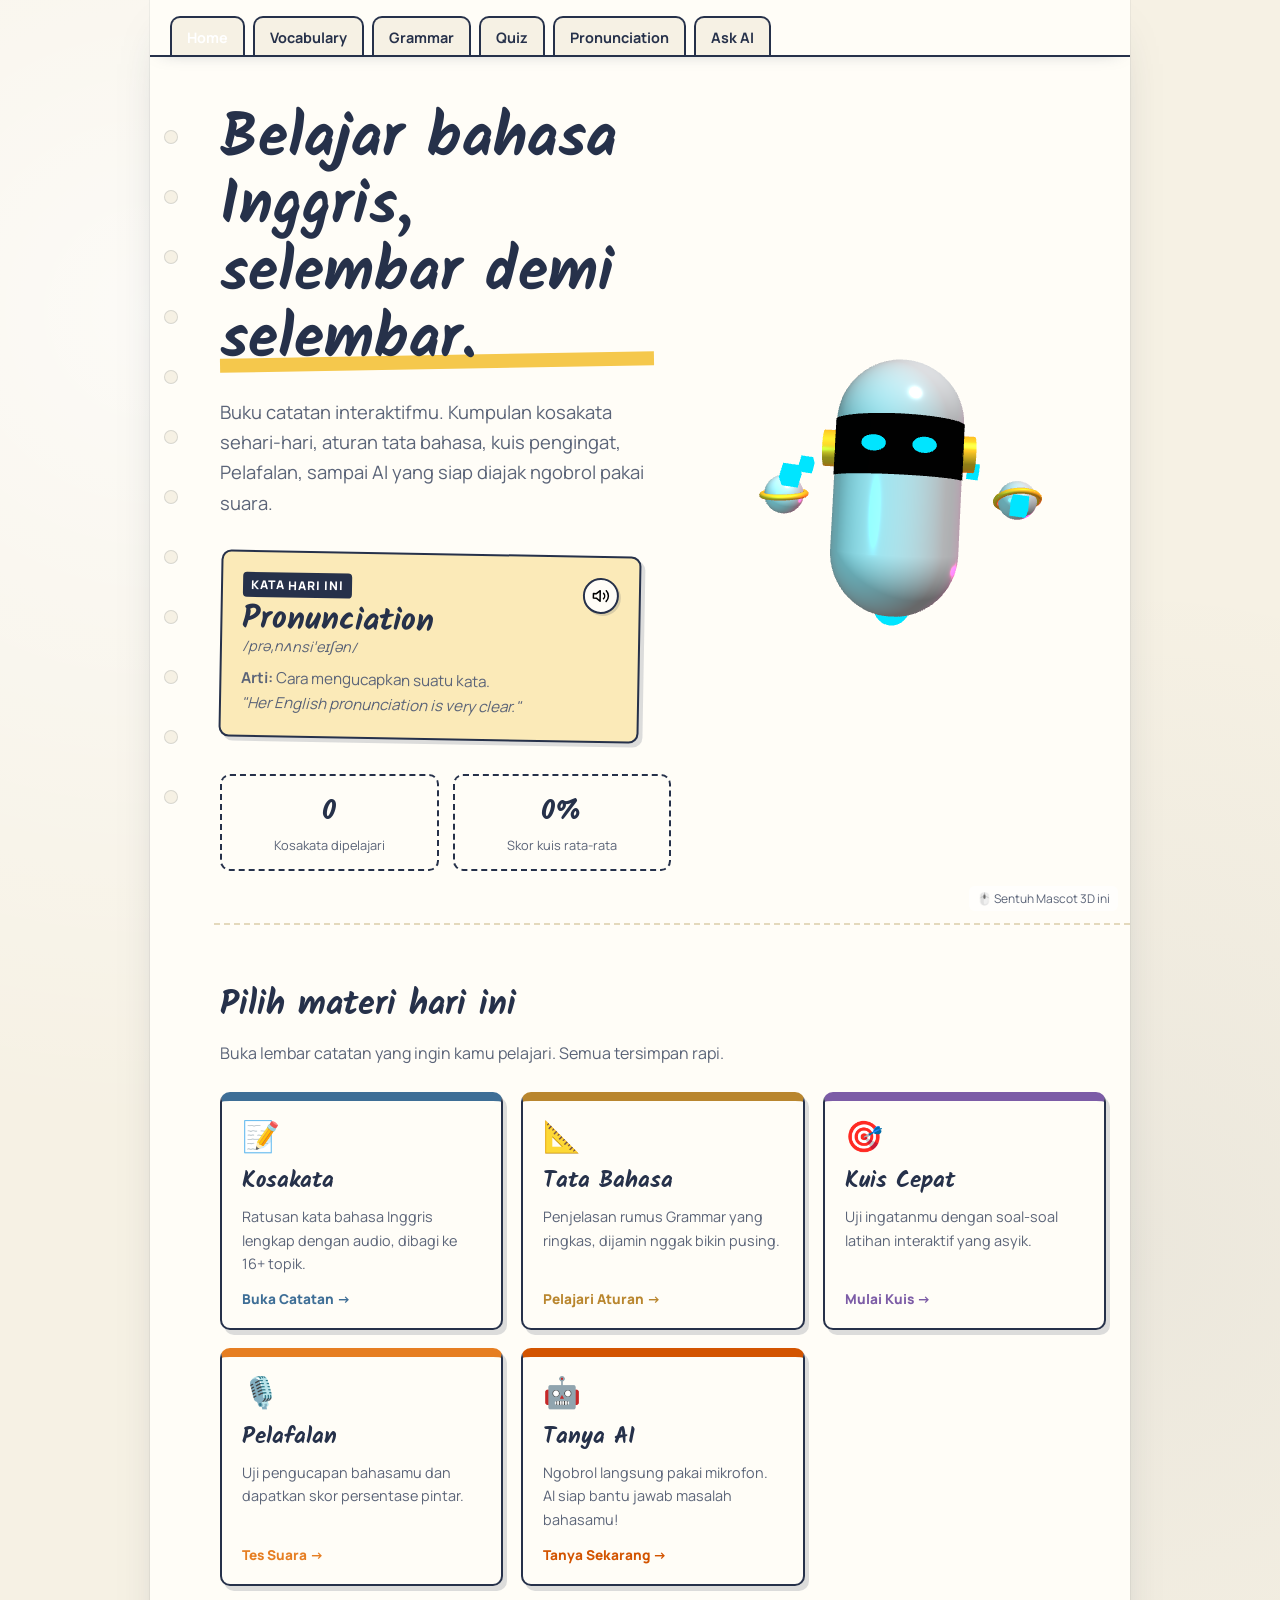
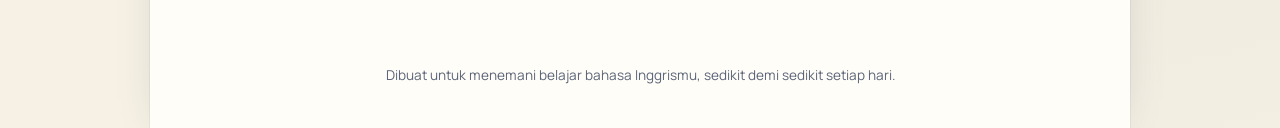
<file: index.html>
﻿<!DOCTYPE html>
<html lang="id">
<head>
<meta charset="UTF-8">
<meta name="viewport" content="width=device-width, initial-scale=1.0">
<title>Buku Catatan Bahasa Inggris</title>
<meta name="description" content="Buku catatan bahasa Inggris interaktif dengan fitur AI Tutor Suara, Pelafalan 3D, Kosakata, dan Kuis.">
<meta property="og:title" content="Buku Bahasa Inggris Interaktif">
<meta property="og:description" content="Belajar bahasa Inggris dengan asisten AI dan mascot 3D secara interaktif.">
<link rel="icon" href="data:image/svg+xml,<svg xmlns=%22http://www.w3.org/2000/svg%22 viewBox=%220 0 100 100%22><text y=%22.9em%22 font-size=%2290%22>🤖</text></svg>">
<link rel="preconnect" href="https://fonts.googleapis.com">
<link href="https://fonts.googleapis.com/css2?family=Kalam:wght@400;700&family=Manrope:wght@400;500;600;700;800&display=swap" rel="stylesheet">
<link rel="stylesheet" href="assets/style.css">
<style>
  .hero{
    padding-top:50px;
    display:flex;
    flex-wrap:wrap;
    align-items:center;
    gap:24px;
    position:relative;
  }
  .hero-text{
    flex:1 1 340px;
  }
  .hero-text h1{font-size:clamp(2.4rem, 6.5vw, 3.8rem); line-height:1.1; max-width:14ch; position:relative;}
  .hero-text h1::after{
    content:""; position:absolute; bottom:6px; left:0; width:100%; height:14px;
    background:var(--highlight); z-index:-1; transform:rotate(-1deg);
  }
  .hero-text p{font-size:1.15rem; color:var(--ink-soft); max-width:48ch; margin-top:22px;}
  
  .hero-3d{
    flex:1 1 300px;
    height:440px;
  }
  @media(max-width:720px){
    .hero-3d{height:280px; flex:1 1 100%;}
    .hero-text h1{font-size:2.4rem;}
  
    position:relative;
    border-radius:20px;
    background:radial-gradient(circle at center, rgba(255,255,255,0.8), transparent 70%);
  }
  #heroCanvas{
    width:100%; height:100%; display:block;
    cursor:grab;
  }
  #heroCanvas:active{cursor:grabbing;}
  .hint-3d {
    position:absolute; bottom:12px; right:12px;
    font-size:0.75rem; color:var(--ink-soft);
    background:rgba(255,255,255,0.7);
    padding:4px 8px; border-radius:6px; pointer-events:none;
  }

  .wod{
    margin-top:35px; max-width:420px; background:var(--highlight-soft);
    border:2px solid var(--ink); border-radius:10px; padding:20px;
    box-shadow:4px 4px 0 var(--shadow); transform:rotate(1deg);
  }
  .wod-head{display:flex; justify-content:space-between; align-items:flex-start; margin-bottom:8px;}
  .wod-badge{background:var(--ink); color:#fff; font-size:0.75rem; font-weight:800; padding:4px 8px; border-radius:4px; text-transform:uppercase; letter-spacing:1px;}
  .wod-word{font-family:'Kalam',cursive; font-size:2rem; font-weight:700; line-height:1;}
  .wod-say{font-size:0.9rem; color:var(--ink-soft); font-style:italic;}
  .btn-sound{
    background:var(--page); border:2px solid var(--ink); width:36px; height:36px;
    border-radius:50%; display:flex; align-items:center; justify-content:center;
    cursor:pointer; box-shadow:2px 2px 0 var(--shadow); transition:transform .1s;
  }
  .btn-sound:active{transform:translateY(2px); box-shadow:none;}

  .feature-grid{
    display:grid; grid-template-columns:repeat(auto-fit,minmax(215px,1fr)); gap:18px; margin-top:20px;
  }
  .fc-pronounce{border-top:9px solid #E67E22;}
</style>
<script src="assets/nav.js"></script>
</head>
<body>
<div class="notebook">
  <div class="holes">
    <span></span><span></span><span></span><span></span><span></span><span></span><span></span><span></span><span></span><span></span><span></span><span></span>
  </div>
  <app-nav active="beranda"></app-nav>

  <main>
    <section class="hero reveal in">
      <div class="hero-text">
        <h1>Belajar bahasa Inggris, selembar demi selembar.</h1>
        <p>Buku catatan interaktifmu. Kumpulan kosakata sehari-hari, aturan tata bahasa, kuis pengingat, Pelafalan, sampai AI yang siap diajak ngobrol pakai suara.</p>

        <div class="wod">
          <div class="wod-head">
            <div>
              <span class="wod-badge">Kata Hari Ini</span>
              <div class="wod-word" style="margin-top:10px;">Pronunciation</div>
              <div class="wod-say">/prəˌnʌnsiˈeɪʃən/</div>
            </div>
            <button class="btn-sound" id="btnWodSound" title="Dengarkan pengucapan">
              <svg width="18" height="18" viewBox="0 0 24 24" fill="none" stroke="currentColor" stroke-width="2" stroke-linecap="round" stroke-linejoin="round"><polygon points="11 5 6 9 2 9 2 15 6 15 11 19 11 5"></polygon><path d="M15.54 8.46a5 5 0 0 1 0 7.07"></path><path d="M19.07 4.93a10 10 0 0 1 0 14.14"></path></svg>
            </button>
          </div>
          <p style="margin:10px 0 0; font-size:0.95rem;"><b>Arti:</b> Cara mengucapkan suatu kata.<br><i>"Her English pronunciation is very clear."</i></p>
        </div>

        <div class="stat-row" id="statRow">
          <div class="stat">
            <b id="stVocab">0</b>
            <span>Kosakata dipelajari</span>
          </div>
          <div class="stat">
            <b id="stQuiz">0%</b>
            <span>Skor kuis rata-rata</span>
          </div>
        </div>
      </div>
      
      <!-- 3D Mascot / Float Scene -->
      <div class="hero-3d">
        <canvas id="heroCanvas"></canvas>
        <span class="hint-3d">🖱️ Sentuh Mascot 3D ini</span>
      </div>
    </section>

    <section class="reveal">
      <div class="section-head">
        <h2>Pilih materi hari ini</h2>
        <p>Buka lembar catatan yang ingin kamu pelajari. Semua tersimpan rapi.</p>
      </div>
      <div class="feature-grid">
        <a href="kosakata.html" class="feature-card fc-vocab">
          <div class="ico">📝</div>
          <h3>Kosakata</h3>
          <p>Ratusan kata bahasa Inggris lengkap dengan audio, dibagi ke 16+ topik.</p>
          <span class="go" style="color:var(--tab-vocab)">Buka Catatan →</span>
        </a>
        <a href="tatabahasa.html" class="feature-card fc-grammar">
          <div class="ico">📐</div>
          <h3>Tata Bahasa</h3>
          <p>Penjelasan rumus Grammar yang ringkas, dijamin nggak bikin pusing.</p>
          <span class="go" style="color:var(--tab-grammar)">Pelajari Aturan →</span>
        </a>
        <a href="kuis.html" class="feature-card fc-quiz">
          <div class="ico">🎯</div>
          <h3>Kuis Cepat</h3>
          <p>Uji ingatanmu dengan soal-soal latihan interaktif yang asyik.</p>
          <span class="go" style="color:var(--tab-quiz)">Mulai Kuis →</span>
        </a>
        <a href="pelafalan.html" class="feature-card fc-pronounce">
          <div class="ico">🎙️</div>
          <h3>Pelafalan</h3>
          <p>Uji pengucapan bahasamu dan dapatkan skor persentase pintar.</p>
          <span class="go" style="color:#E67E22">Tes Suara →</span>
        </a>
        <a href="tanya-ai.html" class="feature-card fc-ai">
          <div class="ico">🤖</div>
          <h3>Tanya AI</h3>
          <p>Ngobrol langsung pakai mikrofon. AI siap bantu jawab masalah bahasamu!</p>
          <span class="go" style="color:var(--tab-ai)">Tanya Sekarang →</span>
        </a>
      </div>
    </section>
  </main>

  <footer>Dibuat untuk menemani belajar bahasa Inggrismu, sedikit demi sedikit setiap hari.</footer>
</div>

<!-- Three.js (Local) -->
<script src="assets/three.min.js"></script>
<script>
  // Simple reveal animation observer
  const observer = new IntersectionObserver(entries => {
    entries.forEach(e => {
      if(e.isIntersecting) e.target.classList.add('in');
    });
  }, {threshold:0.1});
  document.querySelectorAll('.reveal').forEach(el => observer.observe(el));

  // WOD Sound
  document.getElementById('btnWodSound').addEventListener('click', () => {
    const u = new SpeechSynthesisUtterance("Pronunciation");
    u.lang = 'en-US';
    speechSynthesis.speak(u);
  });

  // Load stats
  try {
    const vocabData = JSON.parse(localStorage.getItem('learnedVocab') || '[]');
    document.getElementById('stVocab').textContent = vocabData.length;

    const quizStats = JSON.parse(localStorage.getItem('quizStats') || '[]');
    if(quizStats.length > 0) {
      const avg = Math.round(quizStats.reduce((a,b)=>a+b,0)/quizStats.length);
      document.getElementById('stQuiz').textContent = avg + '%';
    }
  }catch(e){}

</script>
<script src="index_3d.js"></script>
</body>
</html>
</file>
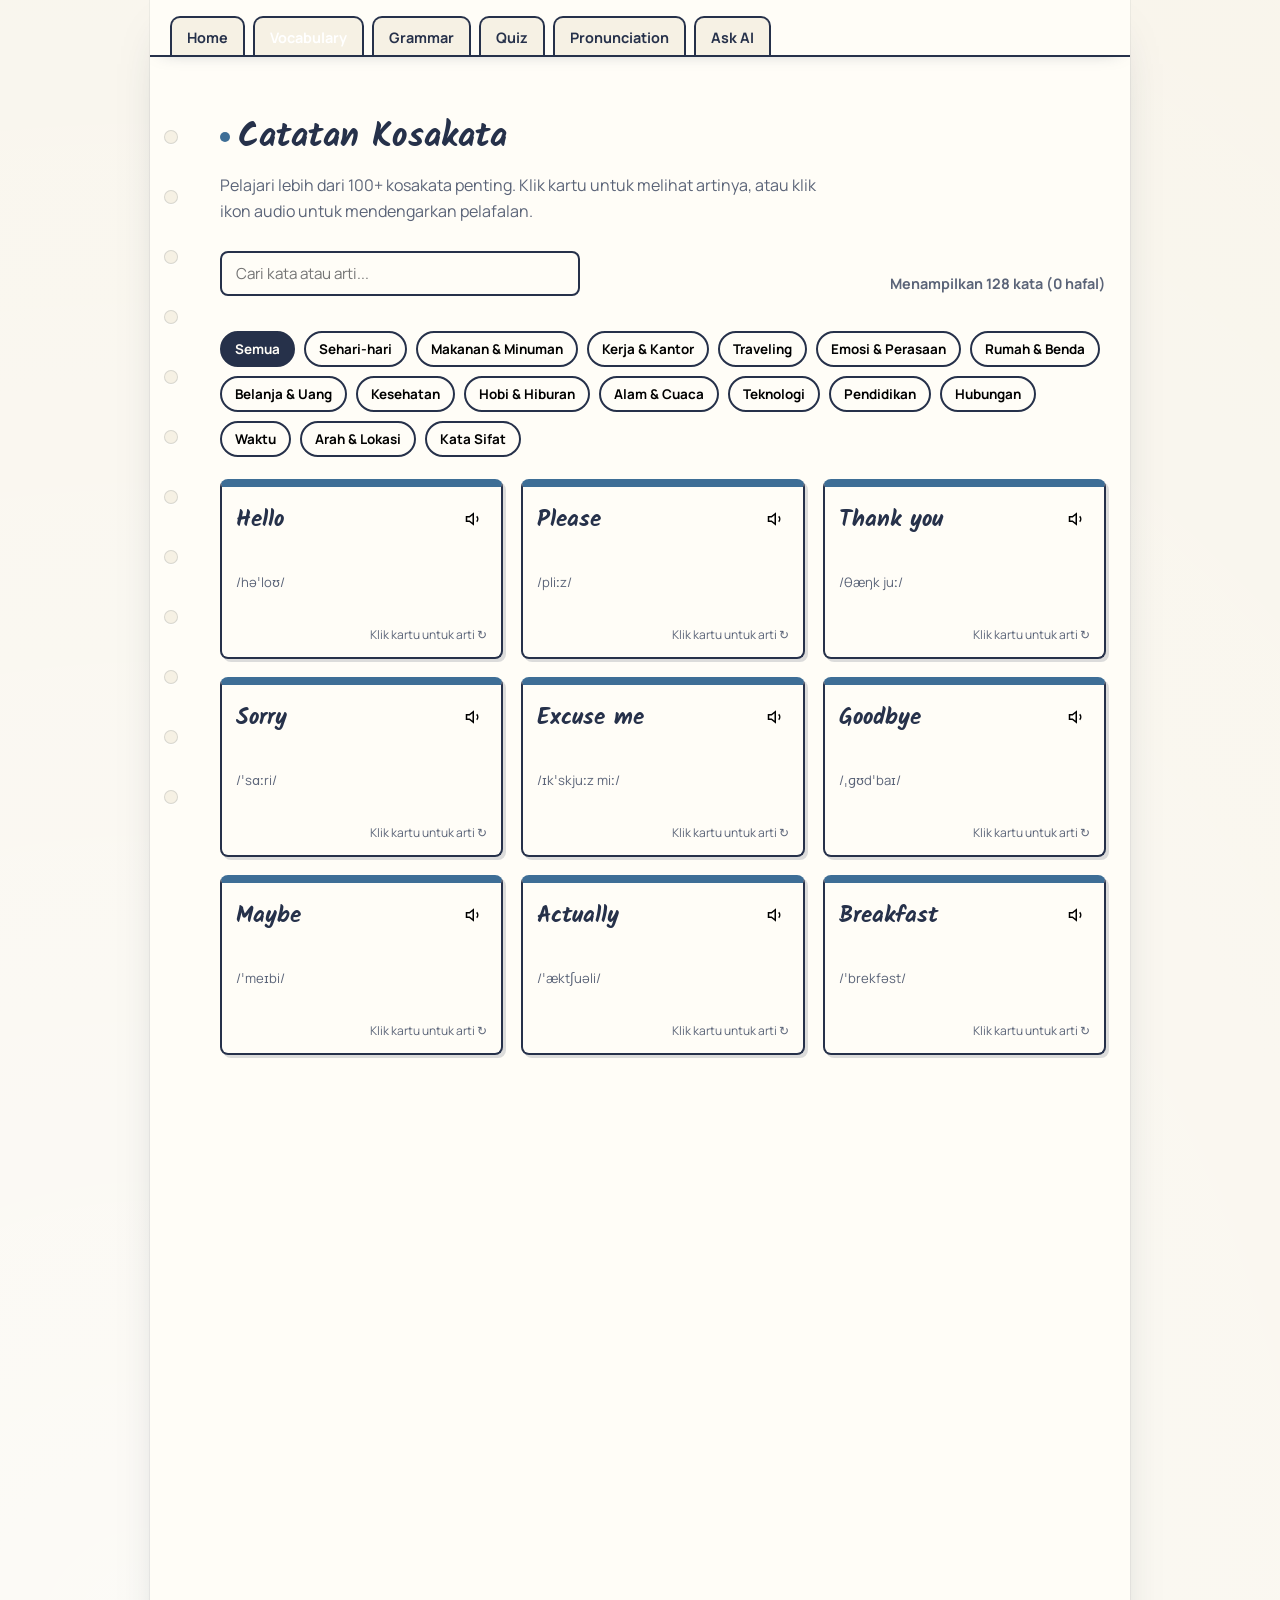
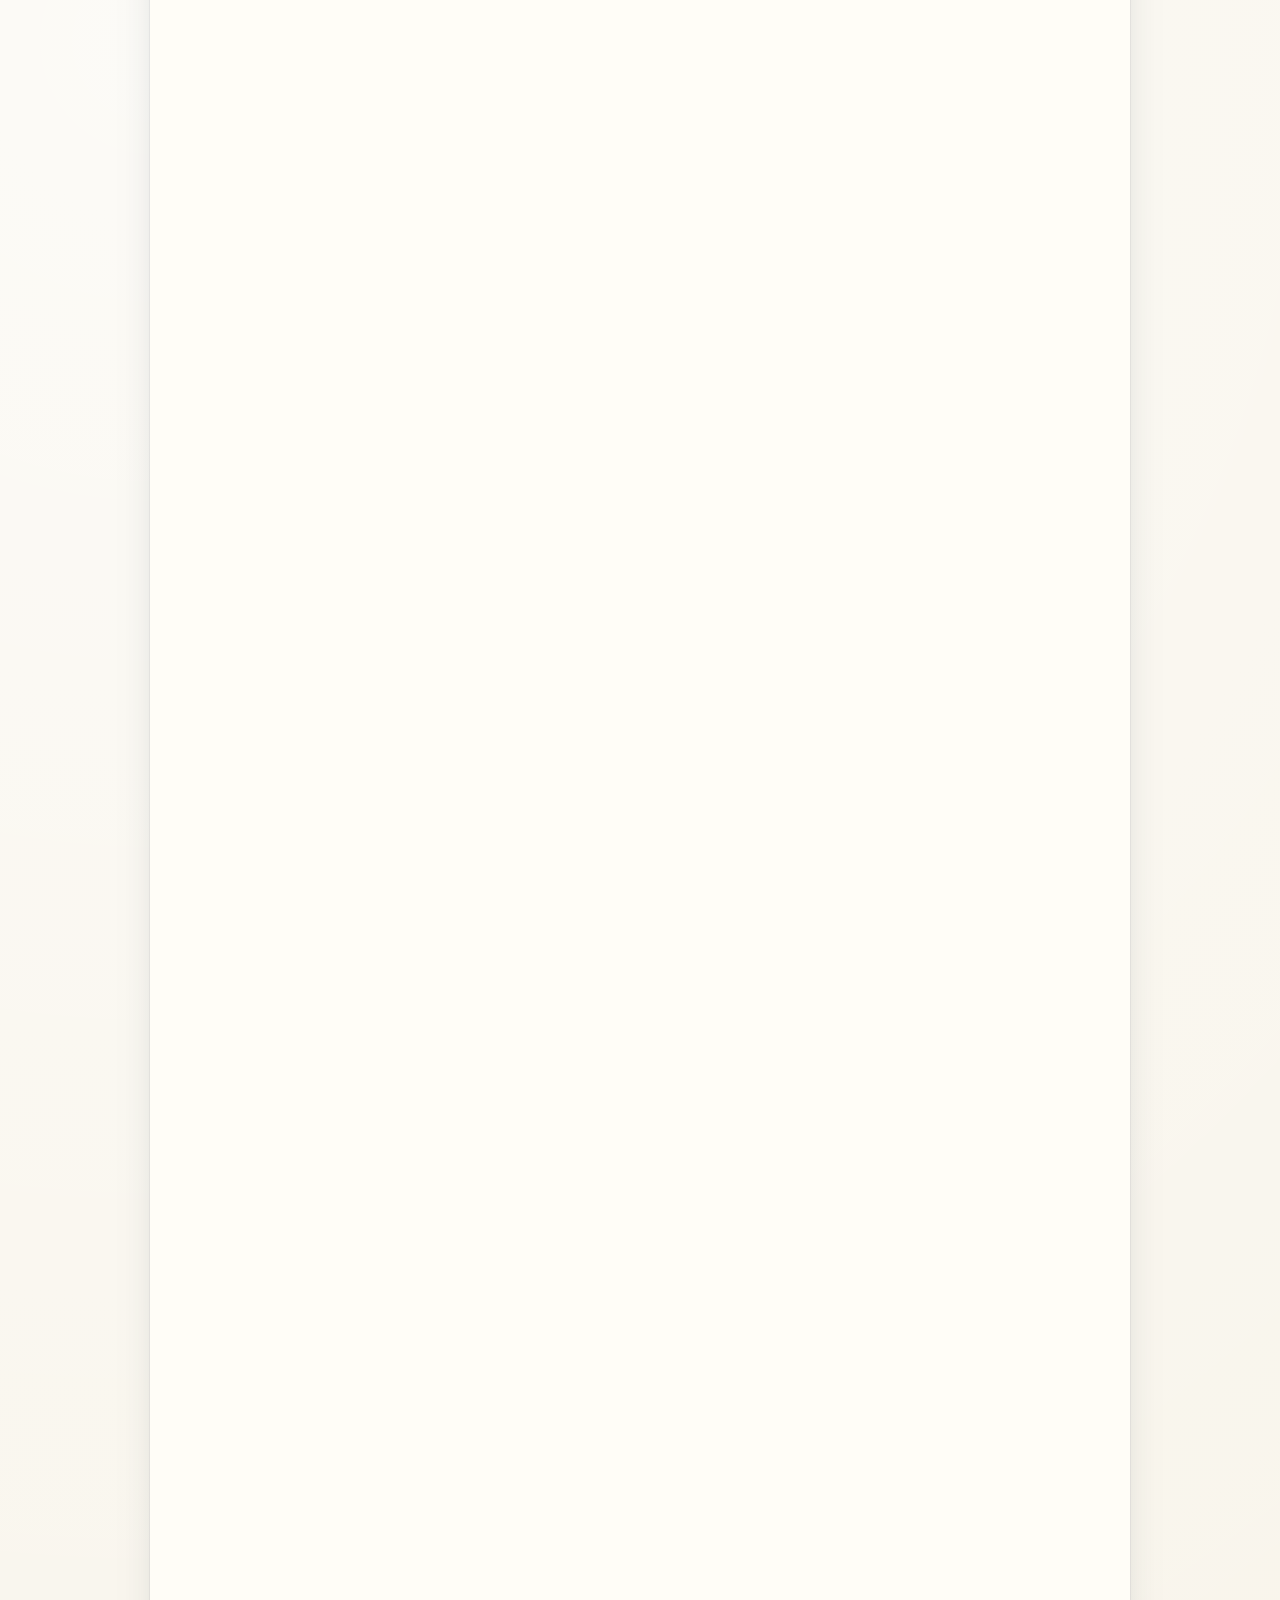
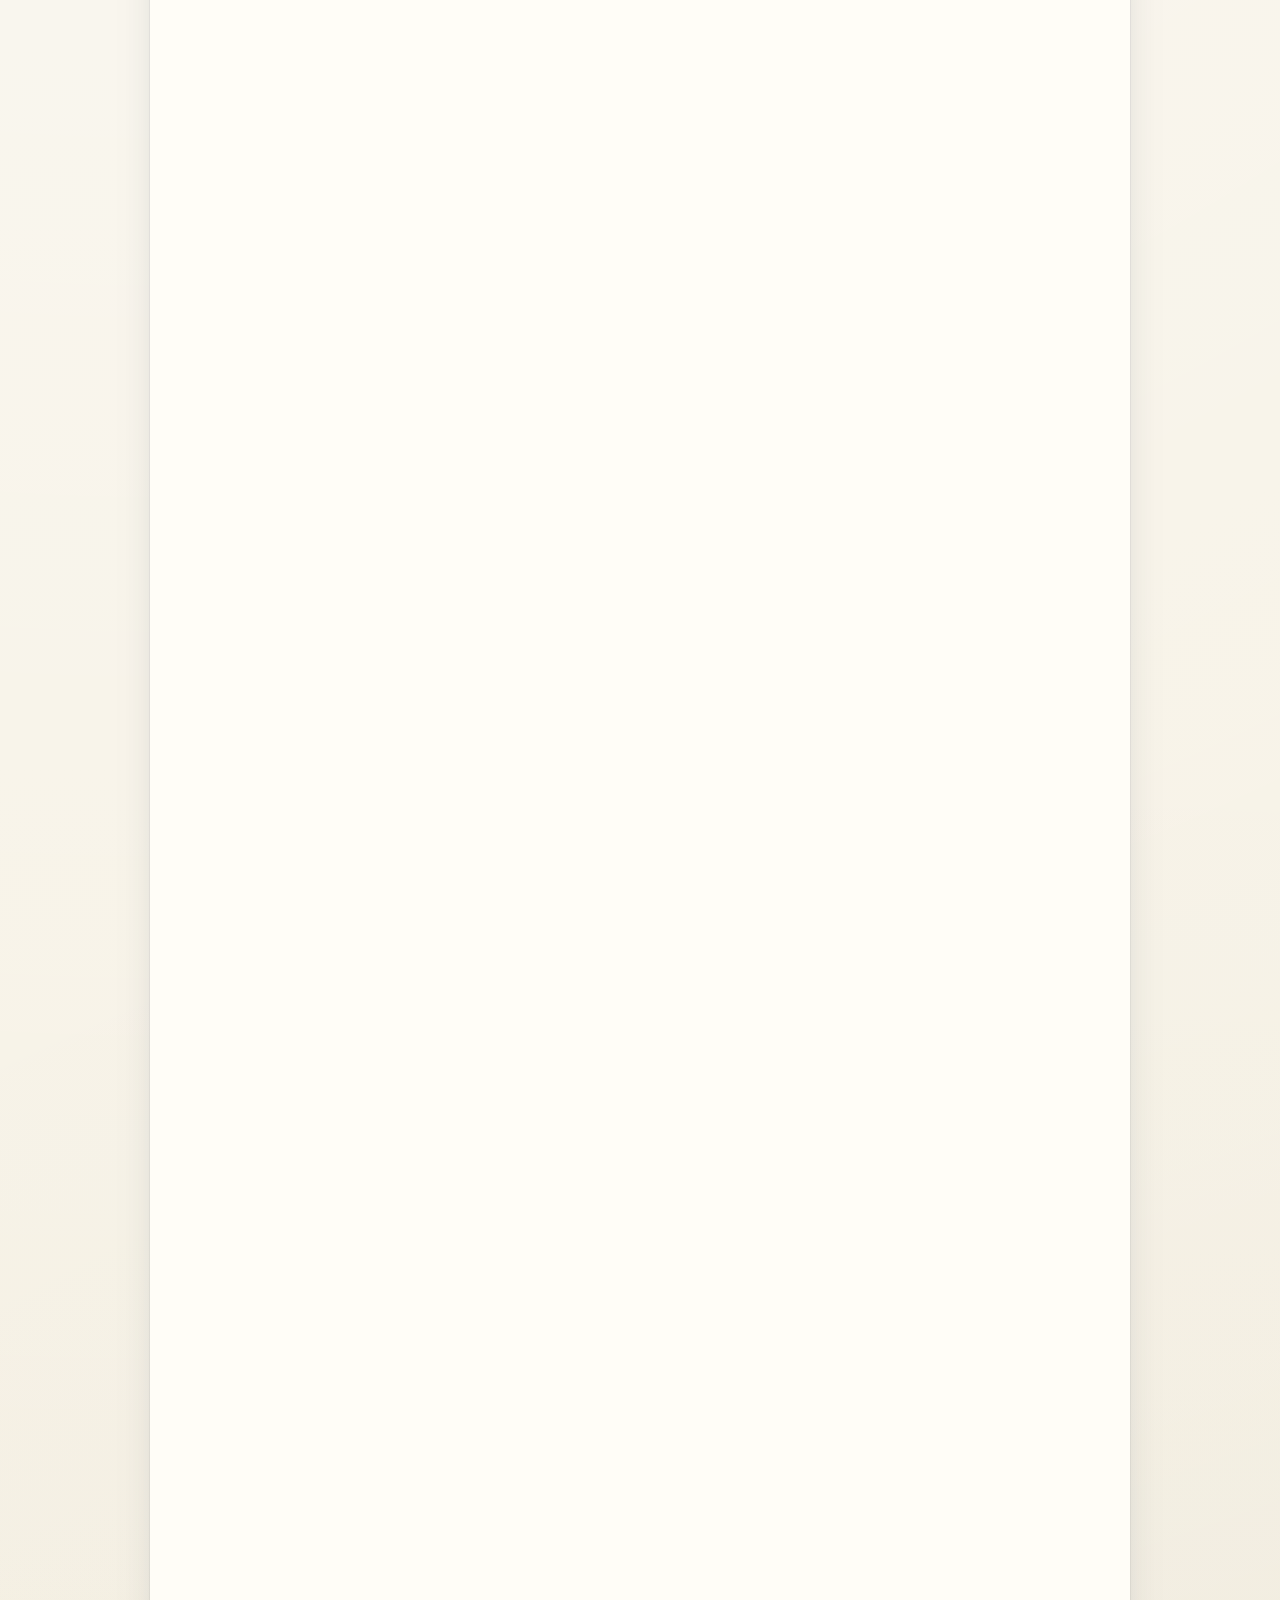
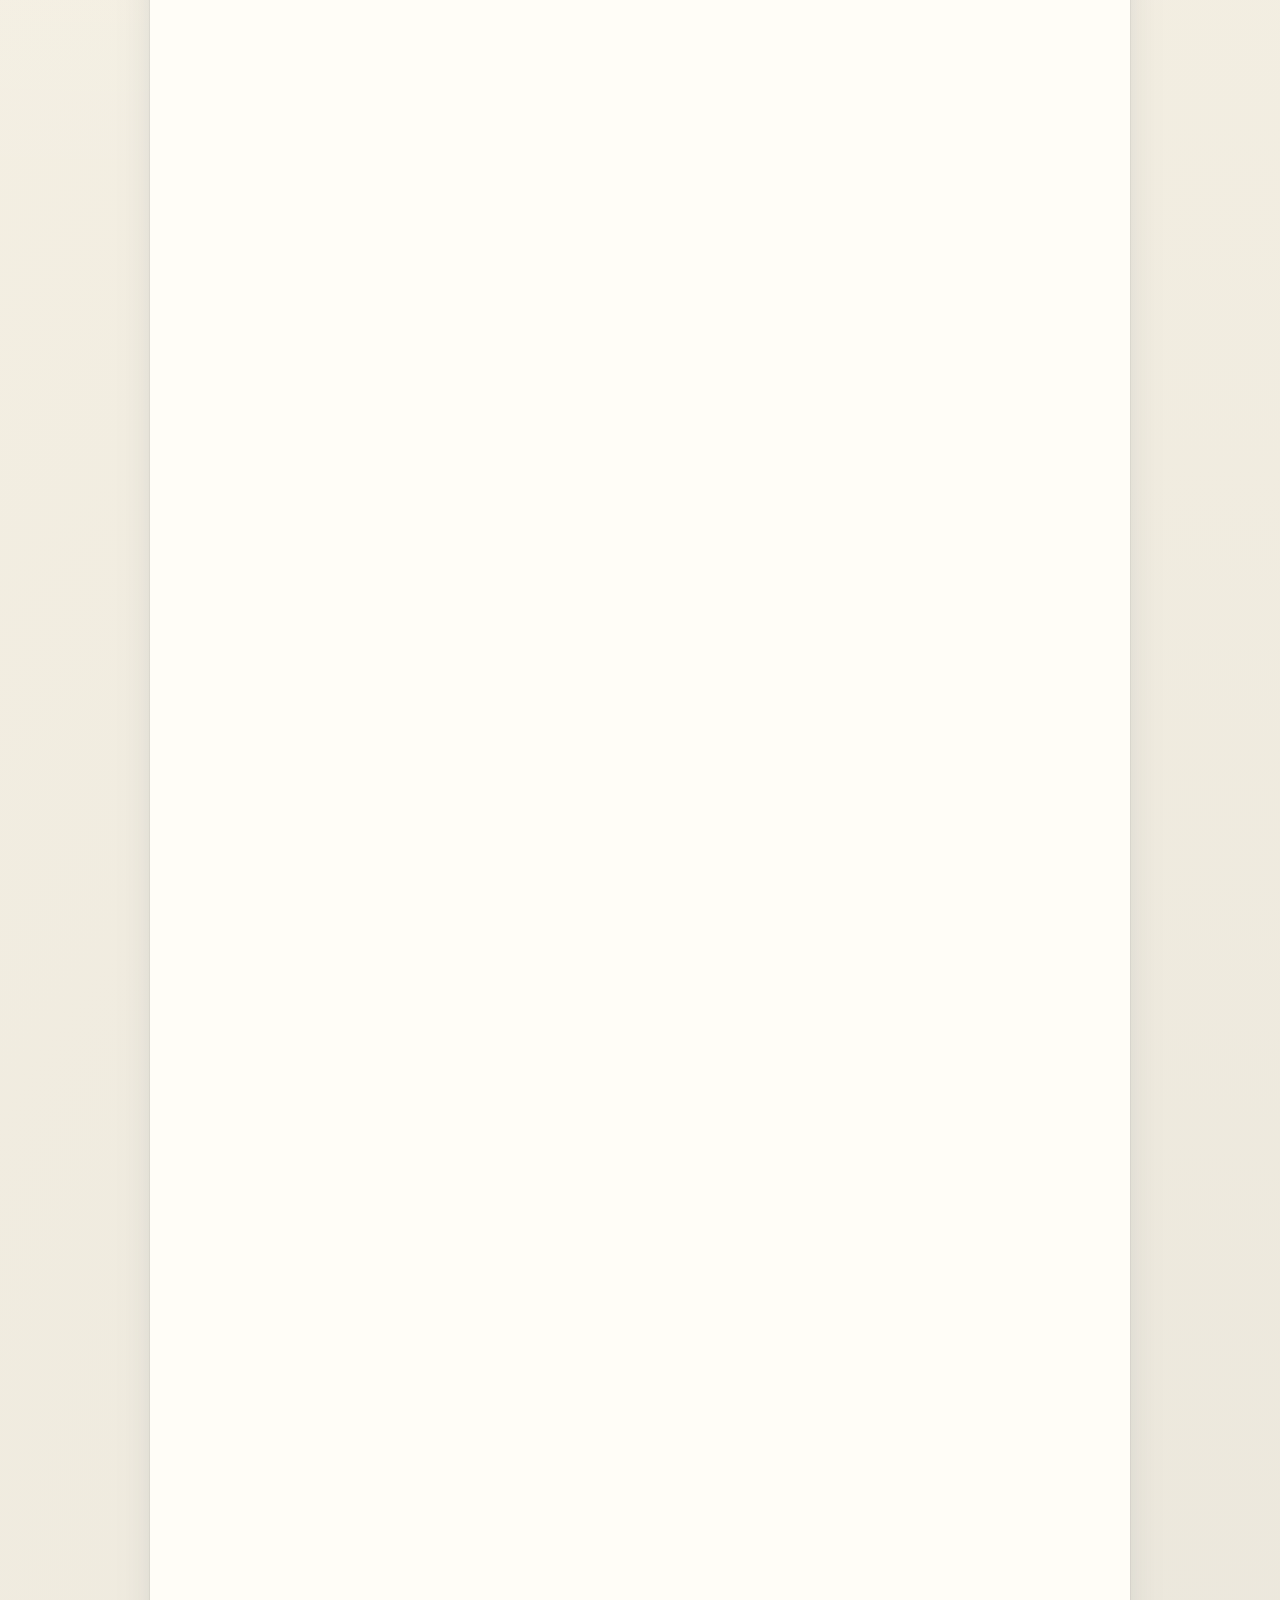
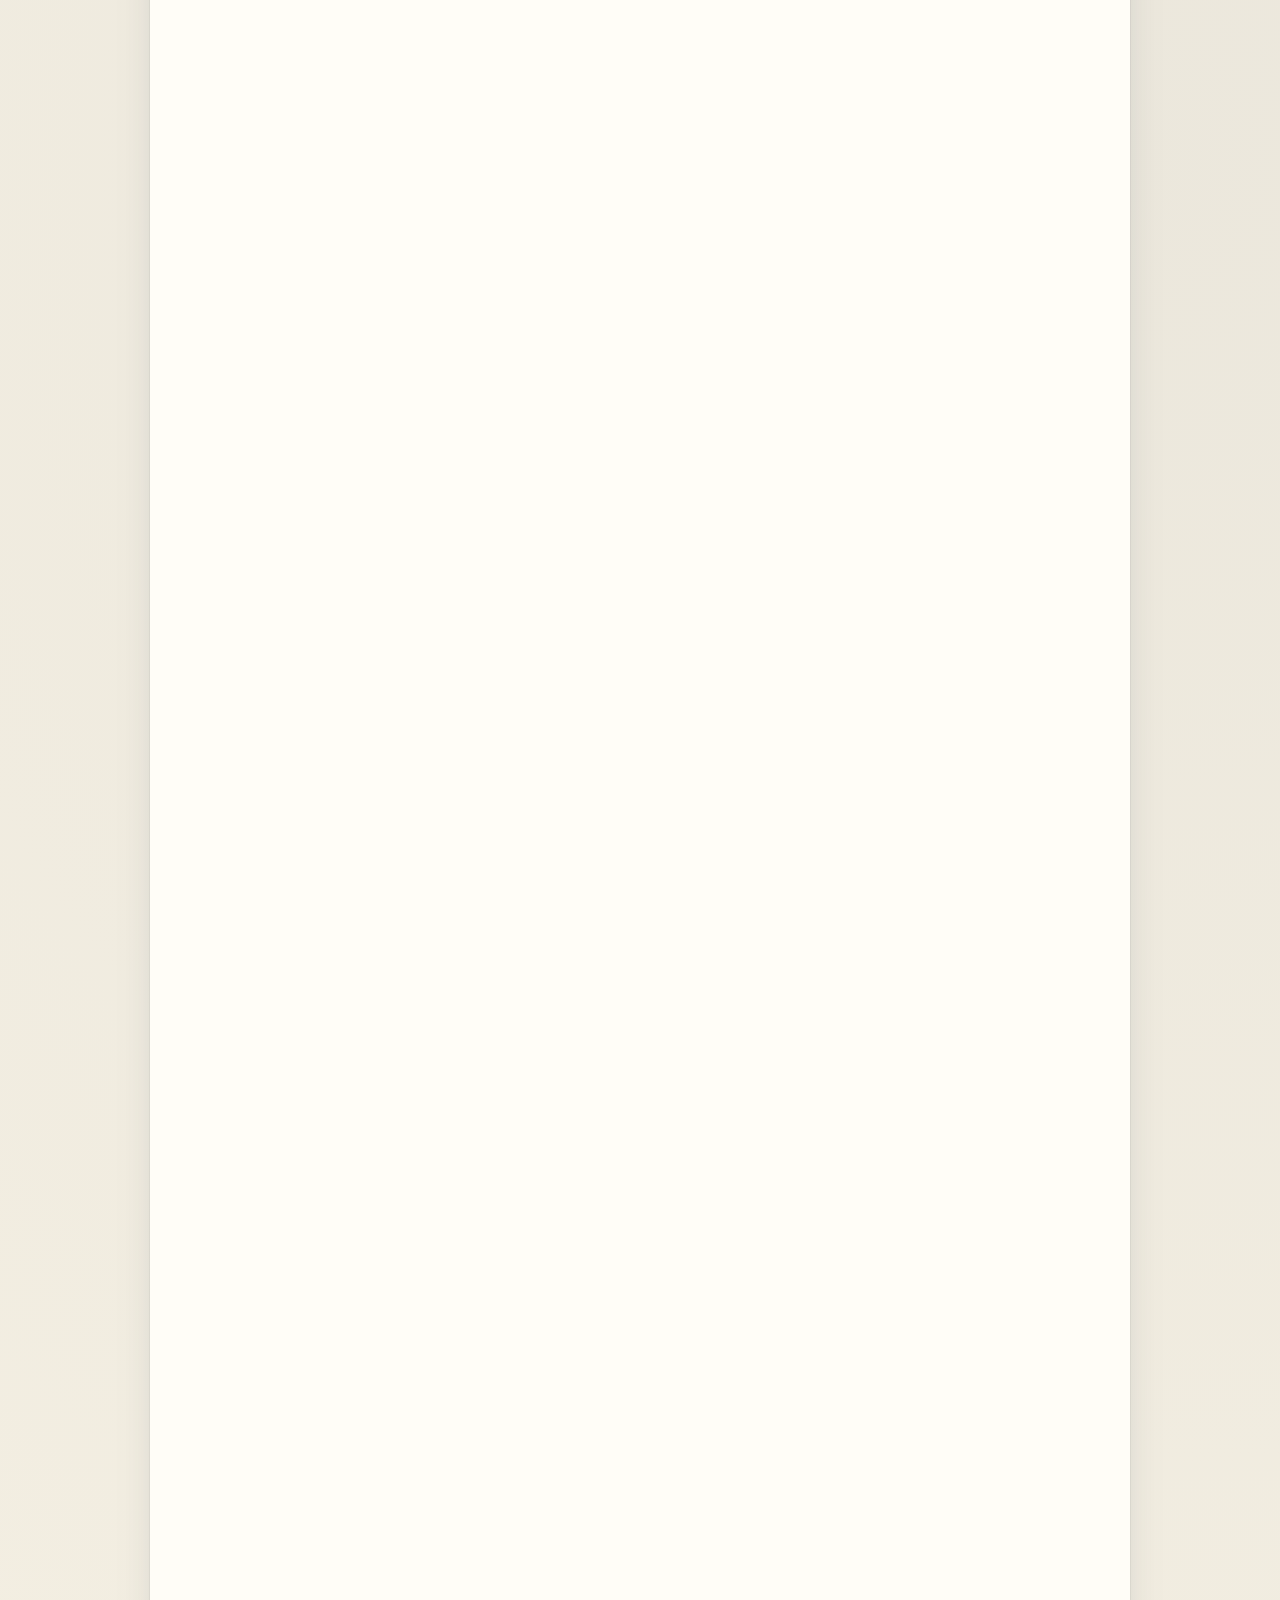
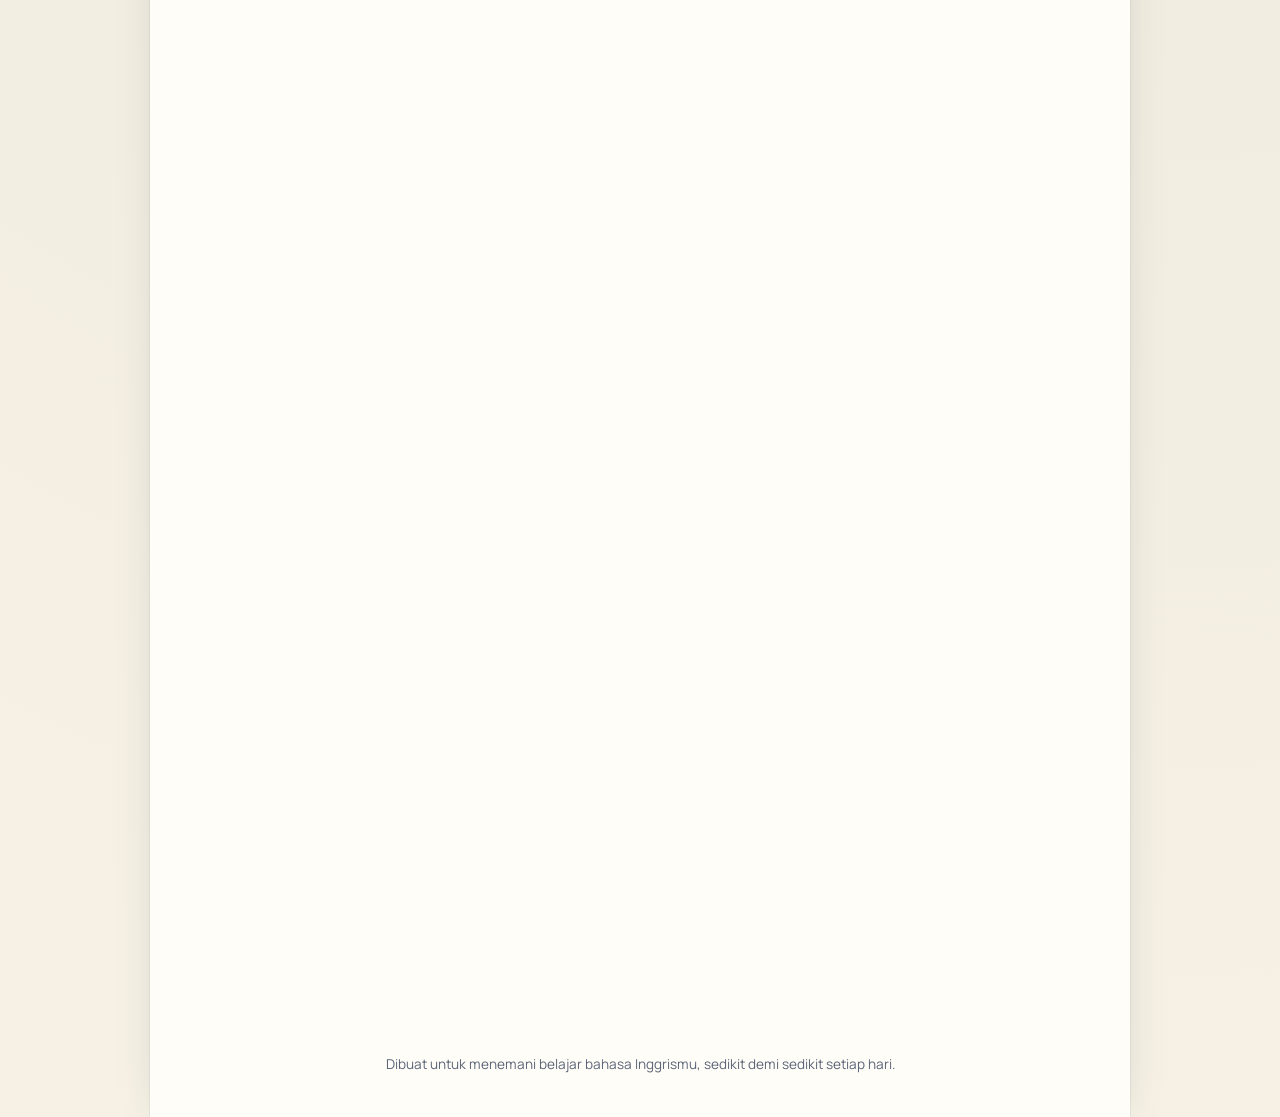
<file: kosakata.html>
﻿<!DOCTYPE html>
<html lang="id">
<head>
<meta charset="UTF-8">
<meta name="viewport" content="width=device-width, initial-scale=1.0">
<title>Kosakata - Buku Catatan Bahasa Inggris</title>
<meta name="description" content="Buku catatan bahasa Inggris interaktif dengan fitur AI Tutor Suara, Pelafalan 3D, Kosakata, dan Kuis.">
<meta property="og:title" content="Buku Bahasa Inggris Interaktif">
<meta property="og:description" content="Belajar bahasa Inggris dengan asisten AI dan mascot 3D secara interaktif.">
<link rel="icon" href="data:image/svg+xml,<svg xmlns=%22http://www.w3.org/2000/svg%22 viewBox=%220 0 100 100%22><text y=%22.9em%22 font-size=%2290%22>🤖</text></svg>">
<link rel="preconnect" href="https://fonts.googleapis.com">
<link href="https://fonts.googleapis.com/css2?family=Kalam:wght@400;700&family=Manrope:wght@400;500;600;700;800&display=swap" rel="stylesheet">
<link rel="stylesheet" href="assets/style.css">
<style>
  .search-box{
    width:100%; max-width:360px; padding:10px 14px; border:2px solid var(--ink);
    border-radius:8px; font-size:0.95rem; margin-bottom:20px; background:var(--page);
  }
  .search-box:focus{outline:none; border-color:var(--tab-vocab);}
  .controls{display:flex; justify-content:space-between; align-items:center; flex-wrap:wrap; gap:10px; margin-bottom:15px;}
  .card-grid{display:grid; grid-template-columns:repeat(auto-fill, minmax(210px,1fr)); gap:18px;}
  .flashcard{perspective:1000px; height:180px; cursor:pointer;}
  .flashcard-inner{
    position:relative; width:100%; height:100%; transition:transform .5s;
    transform-style:preserve-3d;
  }
  .flashcard.flipped .flashcard-inner{transform:rotateY(180deg);}
  .flashcard-face{
    position:absolute; inset:0; border-radius:8px; border:2px solid var(--ink);
    backface-visibility:hidden; padding:14px; display:flex; flex-direction:column;
    justify-content:space-between; background:var(--page);
    box-shadow:3px 3px 0 var(--shadow);
  }
  .flashcard-face.front{border-top:8px solid var(--tab-vocab);}
  .flashcard-face.back{
    transform:rotateY(180deg); background:var(--highlight-soft);
    border-top:8px solid var(--tab-vocab);
  }
  .fc-top{display:flex; justify-content:space-between; align-items:center;}
  .fc-word{font-family:'Kalam',cursive; font-size:1.45rem; font-weight:700;}
  .fc-say{font-size:0.82rem; color:var(--ink-soft);}
  .fc-meaning{font-weight:800; font-size:1.15rem;}
  .fc-example{font-size:0.85rem; color:var(--ink-soft); font-style:italic;}
  .fc-btn-sound{
    background:none; border:none; cursor:pointer; padding:4px; border-radius:4px;
    display:flex; align-items:center; justify-content:center;
  }
  .fc-btn-sound:hover{background:rgba(0,0,0,0.05);}
  .fc-check{
    display:flex; align-items:center; gap:6px; font-size:0.75rem; font-weight:700;
    cursor:pointer; user-select:none; margin-top:4px;
  }
  .fc-check input{cursor:pointer;}
  .learned-tag{
    position:absolute; top:8px; right:8px; background:var(--correct); color:#fff;
    font-size:0.65rem; font-weight:800; padding:2px 6px; border-radius:3px;
  }
</style>
<script src="assets/nav.js"></script>
</head>
<body>
<div class="notebook">
  <div class="holes">
    <span></span><span></span><span></span><span></span><span></span><span></span><span></span><span></span><span></span><span></span><span></span><span></span>
  </div>
  <app-nav active="kosakata"></app-nav>

  <main>
    <section>
      <div class="section-head">
        <h2><span class="eyebrow" style="background:var(--tab-vocab)"></span>Catatan Kosakata</h2>
        <p>Pelajari lebih dari 100+ kosakata penting. Klik kartu untuk melihat artinya, atau klik ikon audio untuk mendengarkan pelafalan.</p>
      </div>

      <div class="controls">
        <input type="text" id="searchVocab" class="search-box" placeholder="Cari kata atau arti...">
        <div id="vocabCount" style="font-size:0.9rem; font-weight:700; color:var(--ink-soft);"></div>
      </div>

      <div class="chips" id="categoryChips"></div>

      <div class="card-grid" id="cardGrid"></div>
    </section>
  </main>

  <footer>Dibuat untuk menemani belajar bahasa Inggrismu, sedikit demi sedikit setiap hari.</footer>
</div>

<script src="assets/vocab-data.js"></script>
<script>
  let activeCat = 'all';
  let searchQuery = '';
  let learnedSet = new Set(JSON.parse(localStorage.getItem('learnedVocab') || '[]'));

  const chipRow = document.getElementById('categoryChips');
  const grid = document.getElementById('cardGrid');
  const countEl = document.getElementById('vocabCount');
  const searchInput = document.getElementById('searchVocab');

  // Render chips
  window.vocabCategories.forEach(c => {
    const chip = document.createElement('button');
    chip.className = 'chip' + (c.id === 'all' ? ' active' : '');
    chip.textContent = c.label;
    chip.addEventListener('click', () => {
      document.querySelectorAll('.chip').forEach(ch => ch.classList.remove('active'));
      chip.classList.add('active');
      activeCat = c.id;
      renderCards();
    });
    chipRow.appendChild(chip);
  });

  searchInput.addEventListener('input', (e) => {
    searchQuery = e.target.value.toLowerCase().trim();
    renderCards();
  });

  function speakWord(e, word) {
    e.stopPropagation();
    const u = new SpeechSynthesisUtterance(word);
    u.lang = 'en-US';
    speechSynthesis.speak(u);
  }

  function toggleLearned(e, word) {
    e.stopPropagation();
    if(learnedSet.has(word)) {
      learnedSet.delete(word);
    } else {
      learnedSet.add(word);
    }
    localStorage.setItem('learnedVocab', JSON.stringify(Array.from(learnedSet)));
    renderCards();
  }

  function renderCards() {
    grid.innerHTML = '';
    const filtered = window.vocabData.filter(v => {
      const matchCat = (activeCat === 'all' || v.cat === activeCat);
      const matchSearch = !searchQuery || 
        v.word.toLowerCase().includes(searchQuery) || 
        v.meaning.toLowerCase().includes(searchQuery) ||
        v.example.toLowerCase().includes(searchQuery);
      return matchCat && matchSearch;
    });

    countEl.textContent = `Menampilkan ${filtered.length} kata (${learnedSet.size} hafal)`;

    if(filtered.length === 0) {
      grid.innerHTML = '<div style="grid-column:1/-1; padding:30px; text-align:center; color:var(--ink-soft);">Kata tidak ditemukan. Coba cari kata lain ya! 🔍</div>';
      return;
    }

    filtered.forEach(item => {
      const card = document.createElement('div');
      card.className = 'flashcard';
      const isLearned = learnedSet.has(item.word);

      card.innerHTML = `
        <div class="flashcard-inner">
          <div class="flashcard-face front">
            ${isLearned ? '<span class="learned-tag">Hafal ✓</span>' : ''}
            <div class="fc-top">
              <span class="fc-word">${item.word}</span>
              <button class="fc-btn-sound" onclick="speakWord(event, '${item.word}')" title="Dengarkan pengucapan">
                <svg width="18" height="18" viewBox="0 0 24 24" fill="none" stroke="currentColor" stroke-width="2"><polygon points="11 5 6 9 2 9 2 15 6 15 11 19 11 5"></polygon><path d="M15.54 8.46a5 5 0 0 1 0 7.07"></path></svg>
              </button>
            </div>
            <div class="fc-say">${item.say}</div>
            <div style="font-size:0.75rem; color:var(--ink-soft); align-self:flex-end;">Klik kartu untuk arti ↻</div>
          </div>
          <div class="flashcard-face back">
            <div class="fc-meaning">${item.meaning}</div>
            <div class="fc-example">"${item.example}"</div>
            <label class="fc-check" onclick="event.stopPropagation()">
              <input type="checkbox" ${isLearned ? 'checked' : ''} onchange="toggleLearned(event, '${item.word}')">
              <span>Tandai sudah hafal</span>
            </label>
          </div>
        </div>
      `;

      card.addEventListener('click', () => {
        card.classList.toggle('flipped');
      });

      grid.appendChild(card);
    });
  }

  renderCards();
</script>
</body>
</html>
</file>
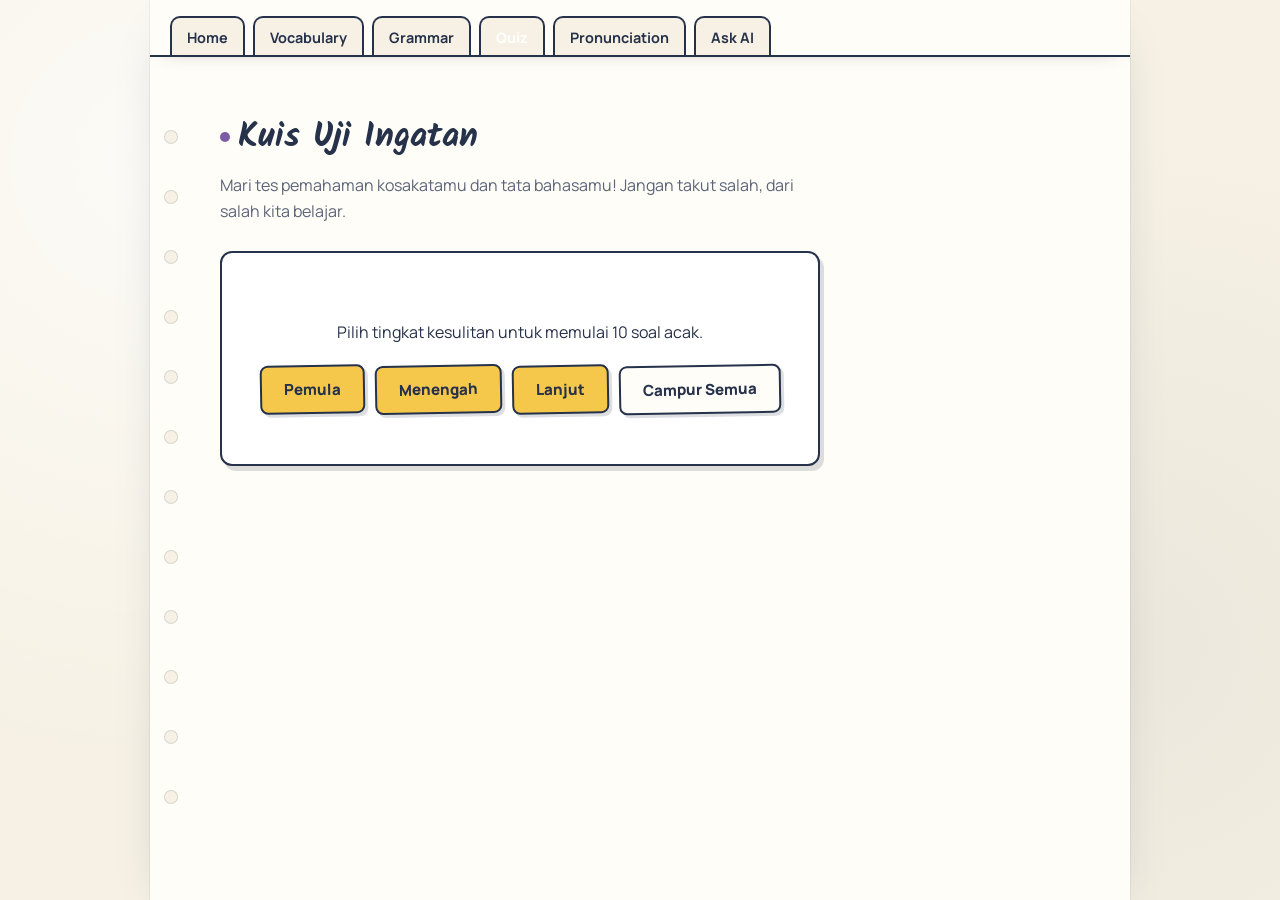
<file: kuis.html>
﻿<!DOCTYPE html>
<html lang="id">
<head>
<meta charset="UTF-8">
<meta name="viewport" content="width=device-width, initial-scale=1.0">
<title>Kuis - Buku Catatan Bahasa Inggris</title>
<meta name="description" content="Buku catatan bahasa Inggris interaktif dengan fitur AI Tutor Suara, Pelafalan 3D, Kosakata, dan Kuis.">
<meta property="og:title" content="Buku Bahasa Inggris Interaktif">
<meta property="og:description" content="Belajar bahasa Inggris dengan asisten AI dan mascot 3D secara interaktif.">
<link rel="icon" href="data:image/svg+xml,<svg xmlns=%22http://www.w3.org/2000/svg%22 viewBox=%220 0 100 100%22><text y=%22.9em%22 font-size=%2290%22>🤖</text></svg>">
<link href="https://fonts.googleapis.com/css2?family=Kalam:wght@400;700&family=Manrope:wght@400;500;600;700;800&display=swap" rel="stylesheet">
<link rel="stylesheet" href="assets/style.css">
<style>
  .quiz-box{
    background:#fff; padding:30px 24px; border:2px solid var(--ink);
    border-radius:12px; box-shadow:4px 5px 0 var(--shadow); max-width:600px;
    margin-top:20px;
  }
  .q-meta{display:flex; justify-content:space-between; color:var(--ink-soft); font-size:0.85rem; font-weight:700; margin-bottom:12px; text-transform:uppercase;}
  .q-text{font-family:'Kalam',cursive; font-size:1.6rem; margin-bottom:24px; line-height:1.3;}
  .opts{display:flex; flex-direction:column; gap:12px;}
  .opt{
    display:flex; align-items:center; gap:14px; padding:12px 16px; border:2px solid var(--ink);
    border-radius:8px; cursor:pointer; background:var(--page); text-align:left;
    font-size:1rem; font-weight:600; transition:transform .1s;
  }
  .opt:hover:not([disabled]){transform:translateY(-2px); box-shadow:2px 2px 0 var(--shadow);}
  .opt.correct{background:var(--correct-bg); border-color:var(--correct);}
  .opt.correct .let{border-color:var(--correct); color:var(--correct);}
  .opt.wrong{background:var(--wrong-bg); border-color:var(--wrong);}
  .opt.wrong .let{border-color:var(--wrong); color:var(--wrong);}
  .opt[disabled]{cursor:default;}
  .let{
    flex:0 0 auto; width:30px; height:30px; border-radius:50%; border:2px solid var(--ink);
    display:flex; align-items:center; justify-content:center; font-size:0.9rem;
  }
  .feedback{
    margin-top:20px; padding:16px; border-radius:8px; display:none;
    animation:fadein .3s ease;
  }
  @keyframes fadein{ from{opacity:0;transform:translateY(10px);} to{opacity:1;transform:none;} }
  .feedback.show{display:block;}
  .feedback.correct{background:var(--correct-bg); border-left:4px solid var(--correct);}
  .feedback.wrong{background:var(--wrong-bg); border-left:4px solid var(--wrong);}
  .f-head{font-family:'Kalam',cursive; font-size:1.3rem; margin-bottom:6px;}
  
  .q-result{text-align:center; padding:20px 0;}
  .stamp{
    display:inline-block; border:4px solid var(--tab-quiz); color:var(--tab-quiz);
    padding:16px 32px; border-radius:10px; transform:rotate(-4deg);
    font-family:'Kalam',cursive; font-size:2.5rem; margin-bottom:16px;
  }
  
  .quiz-setup{text-align:center; padding:20px 0;}
</style>
<script src="assets/nav.js"></script>
</head>
<body>
<div class="notebook">
  <div class="holes">
    <span></span><span></span><span></span><span></span><span></span><span></span><span></span><span></span><span></span><span></span><span></span><span></span>
  </div>
  <app-nav active="kuis"></app-nav>

  <main>
    <section>
      <div class="section-head">
        <h2><span class="eyebrow" style="background:var(--tab-quiz)"></span>Kuis Uji Ingatan</h2>
        <p>Mari tes pemahaman kosakatamu dan tata bahasamu! Jangan takut salah, dari salah kita belajar.</p>
      </div>

      <div class="quiz-box" id="quizContainer">
        <!-- Setup -->
        <div class="quiz-setup">
          <p style="margin-bottom:20px;">Pilih tingkat kesulitan untuk memulai 10 soal acak.</p>
          <div style="display:flex; justify-content:center; gap:10px; flex-wrap:wrap;">
            <button class="btn btn-primary" onclick="startQuiz('dasar')">Pemula</button>
            <button class="btn btn-primary" onclick="startQuiz('menengah')">Menengah</button>
            <button class="btn btn-primary" onclick="startQuiz('lanjut')">Lanjut</button>
            <button class="btn btn-ghost" onclick="startQuiz('all')">Campur Semua</button>
          </div>
        </div>
      </div>
    </section>
  </main>
</div>

<script src="assets/quiz-data.js"></script>
<script>
  let questions = [];
  let currentQ = 0;
  let score = 0;
  let hasAnswered = false;
  const container = document.getElementById('quizContainer');

  function startQuiz(lvl) {
    let pool = window.quizData;
    if(lvl !== 'all') pool = pool.filter(q => q.level === lvl);
    
    // shuffle and pick 10
    pool.sort(() => 0.5 - Math.random());
    questions = pool.slice(0, 10);
    
    currentQ = 0;
    score = 0;
    renderQuestion();
  }

  function renderQuestion() {
    if(currentQ >= questions.length) {
      showResult();
      return;
    }

    const q = questions[currentQ];
    hasAnswered = false;
    
    const letters = ['A','B','C','D'];
    let optsHtml = '';
    q.options.forEach((opt, i) => {
      optsHtml += `<button class="opt" onclick="answer(${i})"><span class="let">${letters[i]}</span> <span>${opt}</span></button>`;
    });

    container.innerHTML = `
      <div class="q-meta">
        <span>Soal ${currentQ + 1} dari ${questions.length}</span>
        <span style="color:var(--tab-quiz)">Kategori: ${q.cat}</span>
      </div>
      <div class="q-text">${q.q}</div>
      <div class="opts" id="optContainer">
        ${optsHtml}
      </div>
      <div id="feedbackBox" class="feedback">
        <div class="f-head" id="fHead"></div>
        <div id="fText"></div>
      </div>
      <div style="text-align:right; margin-top:24px; display:none;" id="nextWrap">
        <button class="btn btn-primary" onclick="nextQuestion()">${currentQ === questions.length - 1 ? 'Selesai' : 'Lanjut →'}</button>
      </div>
    `;
  }

  function answer(idx) {
    if(hasAnswered) return;
    hasAnswered = true;
    
    const q = questions[currentQ];
    const isCorrect = (idx === q.correct);
    if(isCorrect) score++;

    const opts = document.getElementById('optContainer').children;
    for(let i=0; i<opts.length; i++){
      opts[i].setAttribute('disabled', 'true');
      if(i === q.correct) opts[i].classList.add('correct');
      else if(i === idx) opts[i].classList.add('wrong');
    }

    const fBox = document.getElementById('feedbackBox');
    fBox.className = 'feedback show ' + (isCorrect ? 'correct' : 'wrong');
    document.getElementById('fHead').textContent = isCorrect ? 'Benar Sekali! 🎉' : 'Belum Tepat 😥';
    document.getElementById('fText').innerHTML = `<b>Penjelasan:</b> ${q.explain}`;
    
    document.getElementById('nextWrap').style.display = 'block';
  }

  function nextQuestion() {
    currentQ++;
    renderQuestion();
  }

  function showResult() {
    let title, msg;
    const pct = Math.round((score / questions.length) * 100);
    
    if(pct >= 80){ title='Keren!'; msg='Luar biasa, materi sudah menempel di kepala.'; }
    else if(pct >= 50){ title='Lumayan!'; msg='Bagus, tapi masih perlu di-review lagi catatan tata bahasanya ya.'; }
    else{ title='Oops!'; msg='Tidak apa-apa. Jangan menyerah, baca lagi catatan kosakatanya.'; }

    container.innerHTML = `
      <div class="q-result">
        <div class="stamp">${pct}%</div>
        <div class="q-text">${title}</div>
        <p>${msg}</p>
        <br>
        <button class="btn btn-primary" onclick="location.reload()">Ulangi Kuis</button>
      </div>
    `;
    
    // Save stat
    try{
      let stats = JSON.parse(localStorage.getItem('quizStats') || '[]');
      stats.push(pct);
      localStorage.setItem('quizStats', JSON.stringify(stats.slice(-10))); // keep last 10
    }catch(e){}
  }
</script>
</body>
</html>
</file>
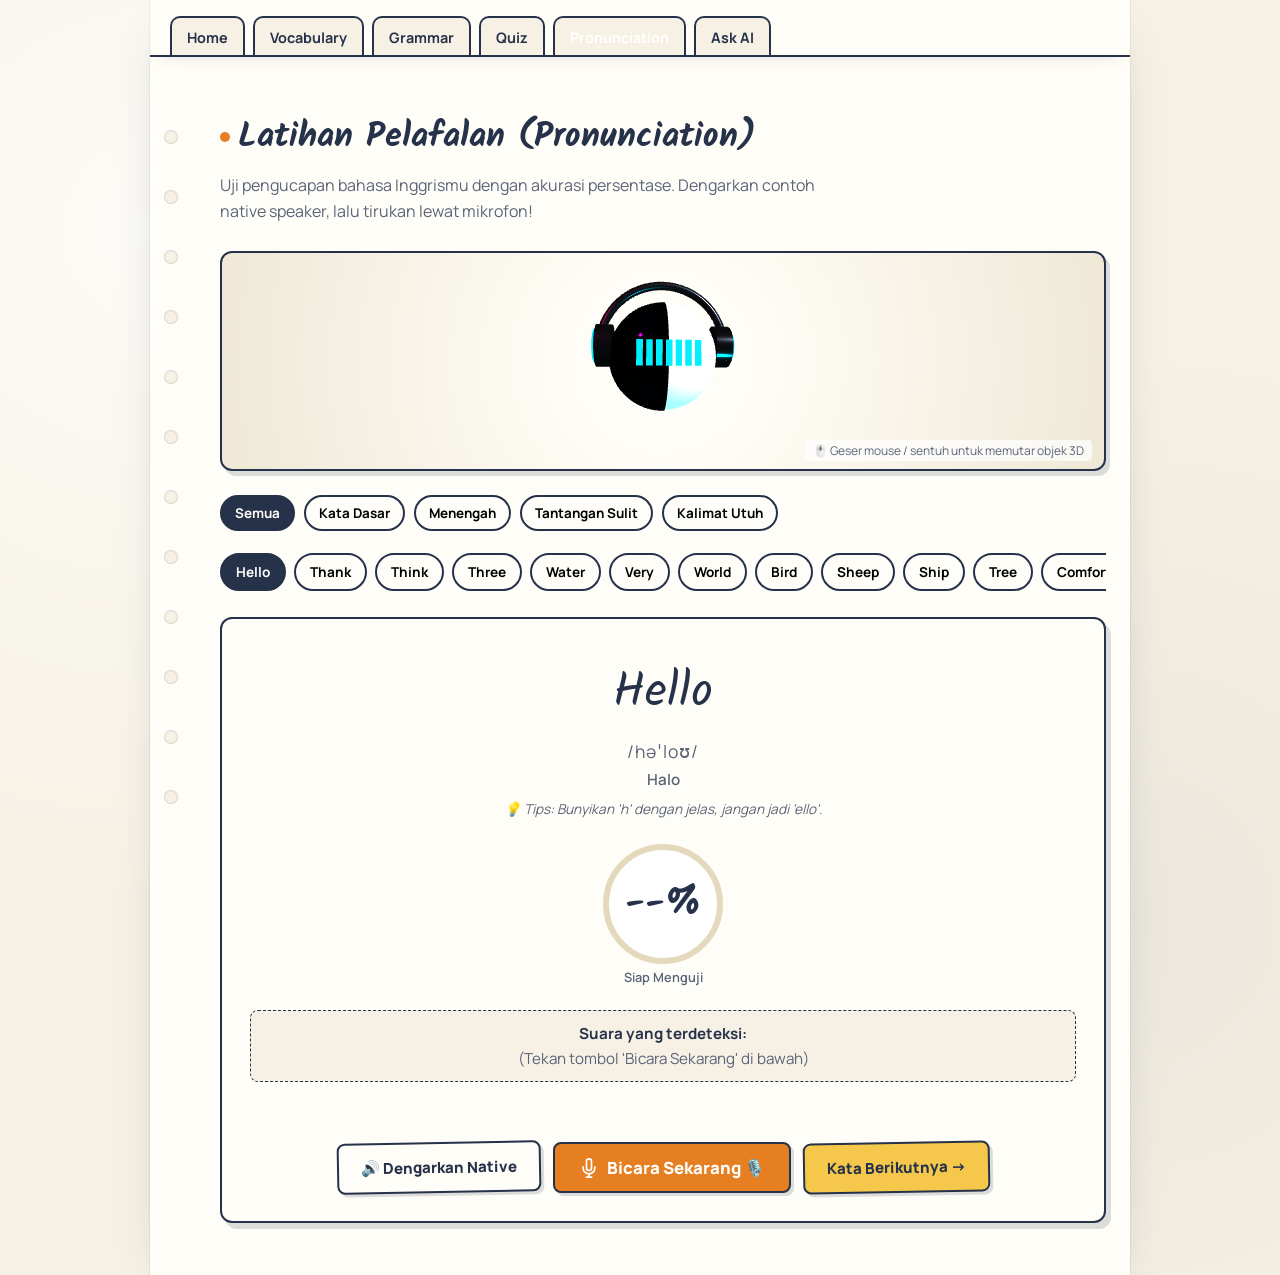
<file: pelafalan.html>
﻿<!DOCTYPE html>
<html lang="id">
<head>
<meta charset="UTF-8">
<meta name="viewport" content="width=device-width, initial-scale=1.0">
<title>Pelafalan & Skor Akurasi - Buku Catatan Bahasa Inggris</title>
<meta name="description" content="Buku catatan bahasa Inggris interaktif dengan fitur AI Tutor Suara, Pelafalan 3D, Kosakata, dan Kuis.">
<meta property="og:title" content="Buku Bahasa Inggris Interaktif">
<meta property="og:description" content="Belajar bahasa Inggris dengan asisten AI dan mascot 3D secara interaktif.">
<link rel="icon" href="data:image/svg+xml,<svg xmlns=%22http://www.w3.org/2000/svg%22 viewBox=%220 0 100 100%22><text y=%22.9em%22 font-size=%2290%22>🤖</text></svg>">
<link href="https://fonts.googleapis.com/css2?family=Kalam:wght@400;700&family=Manrope:wght@400;500;600;700;800&display=swap" rel="stylesheet">
<link rel="stylesheet" href="assets/style.css">
<style>
  :root {
    --tab-pronounce: #E67E22;
  }
  .tab[data-tab="pelafalan"].active {
    background: var(--tab-pronounce);
    border-color: var(--tab-pronounce);
    color: #fff;
  }

  /* Canvas 3D */
  .canvas-3d-wrap {
    width: 100%;
    height: 220px;
    background: radial-gradient(circle at center, #FFFDF7 20%, #EFE8D6 100%);
    border: 2px solid var(--ink);
    border-radius: 12px;
    margin-bottom: 24px;
    position: relative;
    overflow: hidden;
    box-shadow: 4px 5px 0 var(--shadow);
  }
  #threeCanvas {
    width: 100%;
    height: 100%;
    display: block;
    cursor: grab;
  }
  #threeCanvas:active {
    cursor: grabbing;
  }
  .hint-3d {
    position: absolute;
    bottom: 8px;
    right: 12px;
    font-size: 0.75rem;
    color: var(--ink-soft);
    background: rgba(255,255,255,0.7);
    padding: 2px 8px;
    border-radius: 4px;
    pointer-events: none;
  }

  .practice-card {
    background: var(--page);
    border: 2px solid var(--ink);
    border-radius: 12px;
    padding: 28px;
    box-shadow: 5px 6px 0 var(--shadow);
    text-align: center;
    position: relative;
  }
  .target-word {
    font-family: 'Kalam', cursive;
    font-size: clamp(2rem, 5vw, 3rem);
    color: var(--ink);
    margin: 8px 0;
  }
  .target-ipa {
    font-size: 1.1rem;
    color: var(--ink-soft);
    letter-spacing: 1px;
    margin-bottom: 6px;
  }
  .target-meaning {
    font-weight: 600;
    color: var(--ink-soft);
    font-size: 0.95rem;
  }

  /* Score meter */
  .score-container {
    margin: 24px auto;
    max-width: 280px;
    display: flex;
    flex-direction: column;
    align-items: center;
  }
  .score-circle {
    width: 120px;
    height: 120px;
    border-radius: 50%;
    border: 6px solid var(--paper-line);
    display: flex;
    flex-direction: column;
    align-items: center;
    justify-content: center;
    font-family: 'Kalam', cursive;
    font-size: 2.3rem;
    font-weight: 700;
    transition: all .4s ease;
    background: #fff;
  }
  .score-circle.pass {
    border-color: var(--correct);
    color: var(--correct);
    background: var(--correct-bg);
  }
  .score-circle.fail {
    border-color: var(--wrong);
    color: var(--wrong);
    background: var(--wrong-bg);
  }
  .score-label {
    font-size: 0.8rem;
    color: var(--ink-soft);
    margin-top: 4px;
    font-family: 'Manrope', sans-serif;
    font-weight: 600;
  }

  .user-said-box {
    margin: 16px 0;
    padding: 12px;
    background: var(--paper);
    border-radius: 8px;
    border: 1px dashed var(--ink);
    font-size: 0.95rem;
  }
  .feedback-msg {
    font-weight: 700;
    font-size: 1.05rem;
    margin-top: 10px;
    min-height: 24px;
  }

  .action-buttons {
    display: flex;
    justify-content: center;
    gap: 12px;
    flex-wrap: wrap;
    margin-top: 20px;
  }
  .btn-mic-pronounce {
    background: var(--tab-pronounce);
    color: #fff;
    padding: 12px 24px;
    font-size: 1.05rem;
    border: 2px solid var(--ink);
    border-radius: 8px;
    cursor: pointer;
    font-weight: 800;
    box-shadow: 3px 3px 0 var(--shadow);
    display: flex;
    align-items: center;
    gap: 8px;
  }
  .btn-mic-pronounce.listening {
    background: #e74c3c;
    animation: pulse 1s infinite alternate;
  }

  .item-selector {
    display: flex;
    gap: 8px;
    overflow-x: auto;
    padding-bottom: 8px;
    margin-bottom: 18px;
  }
  .item-thumb {
    padding: 8px 14px;
    border: 2px solid var(--ink);
    border-radius: 20px;
    background: var(--page);
    font-size: 0.85rem;
    font-weight: 700;
    cursor: pointer;
    white-space: nowrap;
  }
  .item-thumb.active {
    background: var(--ink);
    color: #fff;
  }
</style>
<script src="assets/nav.js"></script>
</head>
<body>
<div class="notebook">
  <div class="holes">
    <span></span><span></span><span></span><span></span><span></span><span></span><span></span><span></span><span></span><span></span><span></span><span></span>
  </div>
  <app-nav active="pelafalan"></app-nav>

  <main>
    <section>
      <div class="section-head">
        <h2><span class="eyebrow" style="background:var(--tab-pronounce)"></span>Latihan Pelafalan (Pronunciation)</h2>
        <p>Uji pengucapan bahasa Inggrismu dengan akurasi persentase. Dengarkan contoh native speaker, lalu tirukan lewat mikrofon!</p>
      </div>

      <!-- 3D Viewport -->
      <div class="canvas-3d-wrap">
        <canvas id="threeCanvas"></canvas>
        <span class="hint-3d">🖱️ Geser mouse / sentuh untuk memutar objek 3D</span>
      </div>

      <!-- Kategori / Level Filter -->
      <div class="chips">
        <button class="chip active" onclick="filterLevel('all')">Semua</button>
        <button class="chip" onclick="filterLevel('mudah')">Kata Dasar</button>
        <button class="chip" onclick="filterLevel('menengah')">Menengah</button>
        <button class="chip" onclick="filterLevel('sulit')">Tantangan Sulit</button>
        <button class="chip" onclick="filterLevel('kalimat')">Kalimat Utuh</button>
      </div>

      <!-- Item Horizontal Selector -->
      <div class="item-selector" id="itemList"></div>

      <!-- Main Practice Card -->
      <div class="practice-card">
        <div class="target-word" id="targetWord">Hello</div>
        <div class="target-ipa" id="targetIpa">/həˈloʊ/</div>
        <div class="target-meaning" id="targetMeaning">Halo</div>
        
        <p style="font-size:0.85rem; color:var(--ink-soft); margin-top:8px; font-style:italic;" id="targetTip">
          💡 Tips: Bunyikan 'h' dengan jelas, jangan jadi 'ello'.
        </p>

        <div class="score-container">
          <div class="score-circle" id="scoreCircle">--%</div>
          <span class="score-label" id="scoreLabel">Siap Menguji</span>
        </div>

        <div class="user-said-box">
          <b>Suara yang terdeteksi:</b>
          <div id="userSaidText" style="color:var(--ink-soft); margin-top:4px;">(Tekan tombol 'Bicara Sekarang' di bawah)</div>
        </div>

        <div class="feedback-msg" id="feedbackMsg"></div>

        <div class="action-buttons">
          <button class="btn btn-ghost" id="btnListen" title="Dengarkan pengucapan yang benar">
            🔊 Dengarkan Native
          </button>
          <button class="btn-mic-pronounce" id="btnRecord">
            <svg width="20" height="20" viewBox="0 0 24 24" fill="none" stroke="currentColor" stroke-width="2">
              <path d="M12 1a3 3 0 0 0-3 3v8a3 3 0 0 0 6 0V4a3 3 0 0 0-3-3z"></path>
              <path d="M19 10v2a7 7 0 0 1-14 0v-2"></path>
              <line x1="12" y1="19" x2="12" y2="23"></line>
              <line x1="8" y1="23" x2="16" y2="23"></line>
            </svg>
            <span id="btnRecordText">Bicara Sekarang 🎙️</span>
          </button>
          <button class="btn btn-primary" id="btnNext">
            Kata Berikutnya →
          </button>
        </div>
      </div>
    </section>
  </main>
</div>

<!-- Three.js (Local) -->
<script src="assets/three.min.js"></script>
<script src="assets/pronounce-data.js"></script>
<script src="pelafalan_3d.js"></script>
<script>
  // ================= PRONUNCIATION PRACTICE LOGIC =================
  let currentList = window.pronounceData;
  let currentIndex = 0;
  let isListening = false;
  let recognizer = null;

  const targetWordEl = document.getElementById('targetWord');
  const targetIpaEl = document.getElementById('targetIpa');
  const targetMeaningEl = document.getElementById('targetMeaning');
  const targetTipEl = document.getElementById('targetTip');
  const scoreCircle = document.getElementById('scoreCircle');
  const scoreLabel = document.getElementById('scoreLabel');
  const userSaidText = document.getElementById('userSaidText');
  const feedbackMsg = document.getElementById('feedbackMsg');
  const btnListen = document.getElementById('btnListen');
  const btnRecord = document.getElementById('btnRecord');
  const btnRecordText = document.getElementById('btnRecordText');
  const btnNext = document.getElementById('btnNext');
  const itemList = document.getElementById('itemList');

  // Levenshtein Distance for Similarity / Scoring
  function calculateSimilarity(str1, str2) {
    const s1 = str1.toLowerCase().replace(/[^a-z0-9 ]/g, '').trim();
    const s2 = str2.toLowerCase().replace(/[^a-z0-9 ]/g, '').trim();
    if(s1 === s2) return 100;
    if(!s1.length || !s2.length) return 0;

    const track = Array(s2.length + 1).fill(null).map(() =>
      Array(s1.length + 1).fill(null));
    for (let i = 0; i <= s1.length; i += 1) track[0][i] = i;
    for (let j = 0; j <= s2.length; j += 1) track[j][0] = j;
    for (let j = 1; j <= s2.length; j += 1) {
      for (let i = 1; i <= s1.length; i += 1) {
        const indicator = s1[i - 1] === s2[j - 1] ? 0 : 1;
        track[j][i] = Math.min(
          track[j][i - 1] + 1,
          track[j - 1][i] + 1,
          track[j - 1][i - 1] + indicator
        );
      }
    }
    const distance = track[s2.length][s1.length];
    const maxLen = Math.max(s1.length, s2.length);
    const score = Math.max(0, Math.round((1 - distance / maxLen) * 100));
    return score;
  }

  function renderThumbs() {
    itemList.innerHTML = '';
    currentList.forEach((item, idx) => {
      const b = document.createElement('button');
      b.className = 'item-thumb' + (idx === currentIndex ? ' active' : '');
      b.textContent = item.t;
      b.onclick = () => {
        currentIndex = idx;
        loadItem();
      };
      itemList.appendChild(b);
    });
  }

  function filterLevel(lvl) {
    document.querySelectorAll('.chips .chip').forEach(c => c.classList.remove('active'));
    event.target.classList.add('active');
    
    if(lvl === 'all') currentList = window.pronounceData;
    else currentList = window.pronounceData.filter(x => x.lvl === lvl);

    currentIndex = 0;
    renderThumbs();
    loadItem();
  }

  function loadItem() {
    const item = currentList[currentIndex];
    if(!item) return;

    targetWordEl.textContent = item.t;
    targetIpaEl.textContent = item.ipa;
    targetMeaningEl.textContent = item.id;
    targetTipEl.textContent = "💡 Tips: " + item.tip;

    scoreCircle.textContent = "--%";
    scoreCircle.className = "score-circle";
    scoreLabel.textContent = "Siap Menguji";
    userSaidText.textContent = "(Tekan tombol 'Bicara Sekarang' di bawah)";
    feedbackMsg.textContent = "";

    // update active thumb
    document.querySelectorAll('.item-thumb').forEach((t, i) => {
      t.classList.toggle('active', i === currentIndex);
    });
  }

  // Audio Native
  btnListen.addEventListener('click', () => {
    const item = currentList[currentIndex];
    const u = new SpeechSynthesisUtterance(item.t);
    u.lang = 'en-US';
    u.rate = 0.85; // Slightly slower for clarity
    speechSynthesis.speak(u);
  });

  // Speech Recognition (Input Mic)
  const SpeechRec = window.SpeechRecognition || window.webkitSpeechRecognition;
  if(SpeechRec) {
    recognizer = new SpeechRec();
    recognizer.lang = 'en-US';
    recognizer.continuous = false;
    recognizer.interimResults = false;

    recognizer.onstart = () => {
      isListening = true;
      btnRecord.classList.add('listening');
      btnRecordText.textContent = 'Mendengarkan... 🎙️';
      userSaidText.textContent = 'Bicaralah sekarang...';
    };

    recognizer.onresult = (e) => {
      const userText = e.results[0][0].transcript;
      userSaidText.innerHTML = `<i>"${userText}"</i>`;

      const target = currentList[currentIndex].t;
      const score = calculateSimilarity(userText, target);

      scoreCircle.textContent = score + "%";
      if(score >= 80) {
        scoreCircle.className = "score-circle pass";
        scoreLabel.textContent = "Sempurna! 🌟";
        feedbackMsg.innerHTML = "Luar biasa! Pelafalanmu sangat tepat dan jelas.";
        window.trigger3DPulse && window.trigger3DPulse();
      } else if(score >= 50) {
        scoreCircle.className = "score-circle pass";
        scoreLabel.textContent = "Bagus 👍";
        feedbackMsg.innerHTML = "Cukup bagus! Dengarkan lagi contoh native agar lebih fasih.";
      } else {
        scoreCircle.className = "score-circle fail";
        scoreLabel.textContent = "Coba Lagi 🔁";
        feedbackMsg.innerHTML = "Belum tepat. Coba perhatikan tips pelafalan di atas ya!";
      }
    };

    recognizer.onerror = (e) => {
      btnRecord.classList.remove('listening');
      btnRecordText.textContent = 'Bicara Sekarang 🎙️';
      userSaidText.textContent = 'Gagal menangkap suara (' + e.error + '). Pastikan izin mic aktif.';
      isListening = false;
    };

    recognizer.onend = () => {
      btnRecord.classList.remove('listening');
      btnRecordText.textContent = 'Bicara Sekarang 🎙️';
      isListening = false;
    };
  }

  btnRecord.addEventListener('click', () => {
    if(!recognizer) {
      alert("Browser Anda belum mendukung input mikrofon Web Speech API. Buka di Google Chrome atau Microsoft Edge melalui http://localhost:8000!");
      return;
    }
    if(isListening) {
      recognizer.stop();
    } else {
      recognizer.start();
    }
  });

  btnNext.addEventListener('click', () => {
    if(currentIndex < currentList.length - 1) {
      currentIndex++;
    } else {
      currentIndex = 0;
    }
    loadItem();
  });

  // Init
  renderThumbs();
  loadItem();
</script>
</body>
</html>
</file>
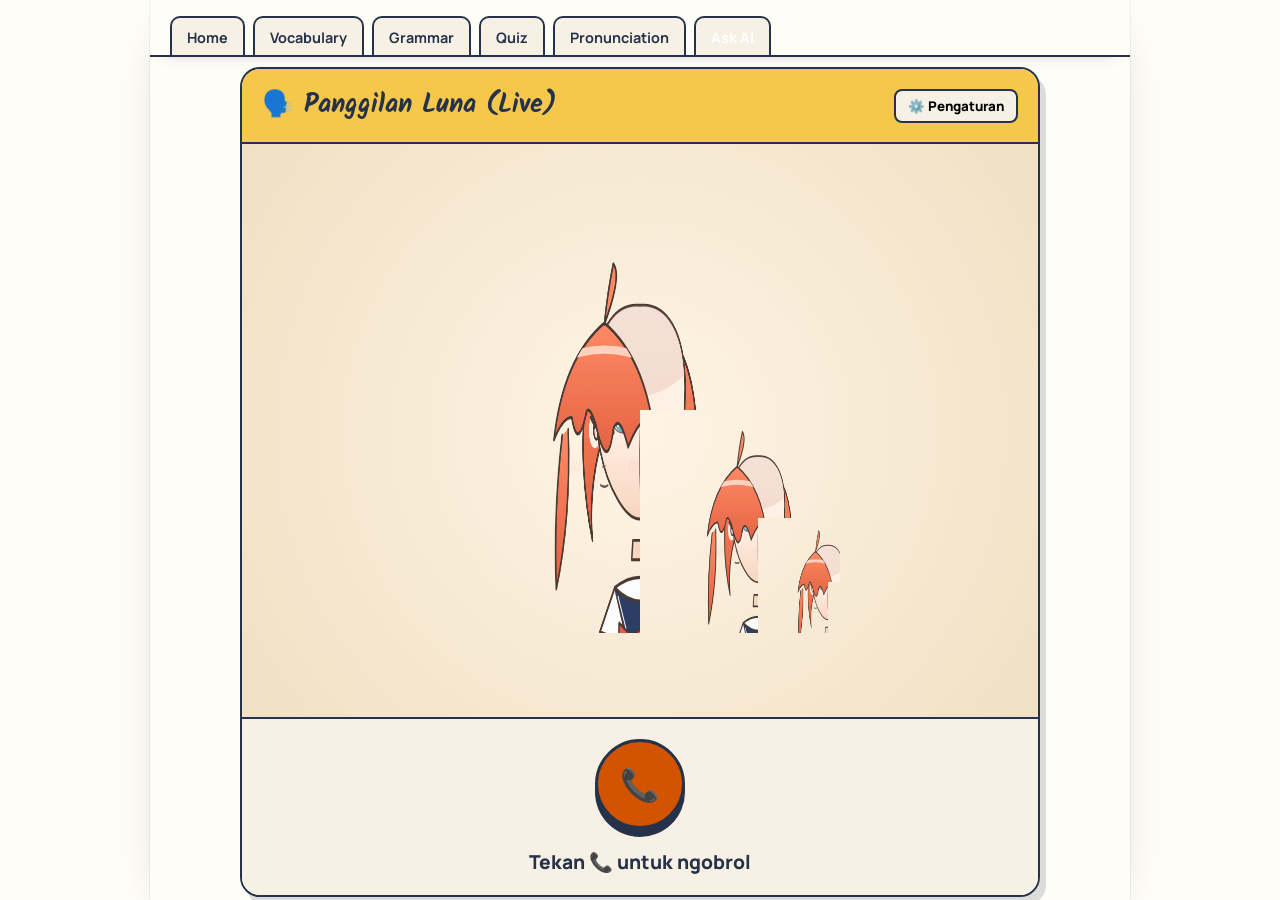
<file: tanya-ai.html>
﻿<!DOCTYPE html>
<html lang="id">
<head>
<meta charset="UTF-8">
<meta name="viewport" content="width=device-width, initial-scale=1.0, viewport-fit=cover">
<title>Tanya AI Luna - Call Mode</title>
<link rel="icon" href="data:image/svg+xml,<svg xmlns=%22http://www.w3.org/2000/svg%22 viewBox=%220 0 100 100%22><text y=%22.9em%22 font-size=%2290%22>🤖</text></svg>">
<link href="https://fonts.googleapis.com/css2?family=Kalam:wght@400;700&family=Manrope:wght@400;600;800&display=swap" rel="stylesheet">
<link rel="stylesheet" href="assets/style.css">
<style>
  :root { --tab-ai:#D35400; }
  body { background:var(--page); margin:0; overflow-x:hidden; }

  /* FULL VOICE UI LAYOUT */
  .voice-app-container {
    display:flex; flex-direction:column; height:calc(100vh - 70px); max-height:900px;
    max-width:800px; margin:10px auto 0;
    border:2px solid var(--ink); border-radius:20px; box-shadow:6px 8px 0 var(--shadow);
    background:#FFFdf7; overflow:hidden; position:relative;
  }

  .voice-header {
    display:flex; justify-content:space-between; align-items:center;
    padding:16px 20px; border-bottom:2px solid var(--ink); background:var(--highlight);
  }
  .voice-header h1 { margin:0; font-family:'Kalam', cursive; font-size:1.6rem; display:flex; align-items:center; gap:10px; }
  .btn-settings { background:var(--paper); border:2px solid var(--ink); border-radius:8px; padding:6px 12px; font-weight:800; cursor:pointer; }
  
  .avatar-stage {
    flex:1; display:flex; flex-direction:column; align-items:center; justify-content:center;
    background:radial-gradient(circle at 50% 50%, #fff4e5, #F0E0C4); position:relative;
  }
  .avatar-canvas-wrap { width:100%; height:100%; max-height:45vh; display:flex; justify-content:center; }
  #avatarCanvas { width:100%; height:100%; max-width:400px; }
  
  .subtitle-pill {
    position:absolute; bottom:20px; left:50%; transform:translateX(-50%);
    background:rgba(38,49,74,0.85); color:#fff; border-radius:20px; padding:12px 24px;
    font-size:1.1rem; font-weight:600; text-align:center; max-width:90%;
    opacity:0; transition:opacity 0.3s; pointer-events:none; backdrop-filter:blur(4px);
  }
  .subtitle-pill.show { opacity:1; }

  .voice-controls {
    padding:20px; border-top:2px solid var(--ink); background:var(--paper);
    display:flex; flex-direction:column; align-items:center; gap:20px;
  }
  .orb-wrapper { position:relative; display:flex; justify-content:center; align-items:center; width:100%; }
  
  .btn-orb {
    width:90px; height:90px; border-radius:50%; border:3px solid var(--ink);
    background:var(--tab-ai); color:#fff; font-size:2rem; cursor:pointer;
    box-shadow:0 8px 0 var(--ink); transition:all 0.15s; display:flex; align-items:center; justify-content:center;
    z-index:2;
  }
  .btn-orb:active { transform:translateY(6px); box-shadow:0 2px 0 var(--ink); }
  
  .orb-rings { position:absolute; inset:0; pointer-events:none; display:flex; justify-content:center; align-items:center; }
  .orb-ring {
    position:absolute; width:90px; height:90px; border-radius:50%; border:3px solid var(--tab-ai);
    opacity:0; animation:none;
  }
  
  .mode-active .btn-orb { background:#E74C3C; }
  .mode-active .orb-ring { animation:ringPulse 2s infinite cubic-bezier(.36,.11,.89,.32); }
  .mode-active .orb-ring:nth-child(2) { animation-delay:0.6s; }
  .mode-active .orb-ring:nth-child(3) { animation-delay:1.2s; }
  
  @keyframes ringPulse { 0% { transform:scale(1); opacity:0.8; } 100% { transform:scale(2.5); opacity:0; } }

  .status-text { font-weight:800; font-size:1.2rem; color:var(--ink); text-align:center; }
  
  .settings-modal {
    position:absolute; inset:0; background:rgba(255,253,247,0.95); backdrop-filter:blur(10px);
    z-index:10; display:flex; flex-direction:column; padding:30px; transform:translateY(100%);
    transition:transform 0.4s cubic-bezier(0.175, 0.885, 0.32, 1.275);
  }
  .settings-modal.open { transform:translateY(0); }
  .settings-modal h2 { margin:0 0 20px; font-family:'Kalam', cursive; border-bottom:2px solid var(--ink); padding-bottom:10px; }
  .settings-modal .close-btn { position:absolute; top:20px; right:20px; font-size:1.5rem; background:none; border:none; cursor:pointer; }
  
  .setting-row { display:flex; justify-content:space-between; align-items:center; margin-bottom:20px; font-weight:600; font-size:1.1rem; }
  .setting-row select { padding:10px; border:2px solid var(--ink); border-radius:8px; font-size:1rem; outline:none; max-width:200px; }
  
  .switch { position:relative; display:inline-block; width:54px; height:30px; }
  .switch input { opacity:0; width:0; height:0; }
  .slider { position:absolute; inset:0; background:#D8D2C2; border:2px solid var(--ink); border-radius:20px; cursor:pointer; transition:.2s; }
  .slider::before { content:''; position:absolute; width:20px; height:20px; left:3px; top:3px; background:#fff; border:2px solid var(--ink); border-radius:50%; transition:.2s; }
  .switch input:checked + .slider { background:var(--tab-ai); }
  .switch input:checked + .slider::before { transform:translateX(24px); }

  @media (max-width:640px){
    .voice-app-container { height:calc(100vh - 60px); border-radius:0; border:none; margin-top:0; border-top:2px solid var(--ink); }
    .avatar-canvas-wrap { max-height:40vh; }
    .subtitle-pill { font-size:0.95rem; padding:10px 16px; bottom:10px; width:95%; }
    .btn-orb { width:76px; height:76px; font-size:1.6rem; }
    .orb-ring { width:76px; height:76px; }
  }
</style>
<script src="assets/nav.js"></script>
</head>
<body>
<div class="notebook" style="padding:0; min-height:100vh;">
  <app-nav active="ai"></app-nav>
  <main style="padding:0;">
    <div class="voice-app-container" id="appContainer">
      <div class="voice-header">
        <h1>🗣️ Panggilan Luna (Live)</h1>
        <button class="btn-settings" id="btnSettings">⚙️ Pengaturan</button>
      </div>

      <div class="avatar-stage">
        <div class="avatar-canvas-wrap"><canvas id="avatarCanvas"></canvas></div>
        <div class="subtitle-pill" id="subtitlePill">Halo! Aku Luna.</div>
      </div>

      <div class="voice-controls">
        <div class="orb-wrapper" id="orbWrap">
          <div class="orb-rings"><div class="orb-ring"></div><div class="orb-ring"></div><div class="orb-ring"></div></div>
          <button class="btn-orb" id="btnOrb" title="Mulai / Akhiri">📞</button>
        </div>
        <div class="status-text" id="statusText">Tekan 📞 untuk ngobrol</div>
      </div>

      <div class="settings-modal" id="settingsModal">
        <button class="close-btn" id="btnCloseSettings">❌</button>
        <h2>Pengaturan Suara</h2>
        <div class="setting-row">
          <span>Karakter Luna</span>
          <select id="voiceModelSelect">
            <option value="Aoede" selected>Aoede (Hangat & Melodis)</option>
            <option value="Puck">Puck (Ceria & Ramah)</option>
            <option value="Kore">Kore (Lembut)</option>
            <option value="Charon">Charon (Tenang & Dalam)</option>
            <option value="Fenrir">Fenrir (Bersemangat)</option>
          </select>
        </div>
        <div class="setting-row">
          <span>Luna Balas Full English</span>
          <label class="switch"><input type="checkbox" id="replyEnglishToggle" checked><span class="slider"></span></label>
        </div>
        <div style="margin-top:auto; font-size:0.85rem; color:#666; text-align:center;">
          Mode ini ditenagai langsung oleh <b>Gemini Multimodal Live API</b>.
          Ngobrol santai dengan suara asli layaknya menelepon teman!
        </div>
      </div>
    </div>
  </main>
</div>

<script src="assets/three.min.js"></script>
<script src="tanya-ai-3d.js"></script>
<script src="assets/luna-live.js"></script>
<script>
(function(){
  var $ = function(id) { return document.getElementById(id); };
  
  var isCalling = false;
  var btnOrb = $('btnOrb');
  var appContainer = $('appContainer');
  var statusText = $('statusText');
  var subtitlePill = $('subtitlePill');
  var subtitleTimer = null;

  $('btnSettings').onclick = function() { $('settingsModal').classList.add('open'); };
  $('btnCloseSettings').onclick = function() { $('settingsModal').classList.remove('open'); };

  function showSub(role, txt) {
    if (!txt) { subtitlePill.classList.remove('show'); return; }
    subtitlePill.textContent = (role === 'ai' ? '🤖 ' : '🗣️ ') + txt;
    subtitlePill.classList.add('show');
    clearTimeout(subtitleTimer);
    subtitleTimer = setTimeout(function(){ subtitlePill.classList.remove('show'); }, 6000);
  }

  function handleState(state) {
    if (window.setAvatarState) window.setAvatarState(state === 'connecting' || state === 'thinking' ? 'idle' : state);
    if (state === 'connecting') statusText.textContent = "Menghubungkan ke satelit...";
    else if (state === 'listening') statusText.textContent = "Luna mendengarkanmu. Bicaralah!";
    else if (state === 'thinking') statusText.textContent = "Luna memikirkan jawaban...";
    else if (state === 'speaking') statusText.textContent = "Luna sedang bicara...";
    else if (state === 'idle') statusText.textContent = "Tekan 📞 untuk ngobrol";
  }

  btnOrb.onclick = function() {
    if (isCalling) {
      LunaLive.stop();
      isCalling = false;
      appContainer.classList.remove('mode-active');
      btnOrb.textContent = "📞";
      btnOrb.style.background = "var(--tab-ai)";
      btnOrb.style.borderColor = "var(--ink)";
      showSub(null, '');
    } else {
      isCalling = true;
      appContainer.classList.add('mode-active');
      btnOrb.textContent = "🔴";
      btnOrb.style.background = "#E74C3C";
      btnOrb.style.borderColor = "#C0392B";
      
      LunaLive.start({
        voice: $('voiceModelSelect').value,
        fullEng: $('replyEnglishToggle').checked
      }, {
        onState: handleState,
        onSubtitle: showSub
      }).then(function(){
        // Beri sapaan singkat awal tanpa user harus ngomong
        LunaLive.say("Halo Luna, sapa aku dengan singkat ya!");
      }).catch(function(err){
        alert("Gagal terhubung: " + err.message);
        btnOrb.click();
      });
    }
  };
})();
</script>
</body>
</html>
</file>
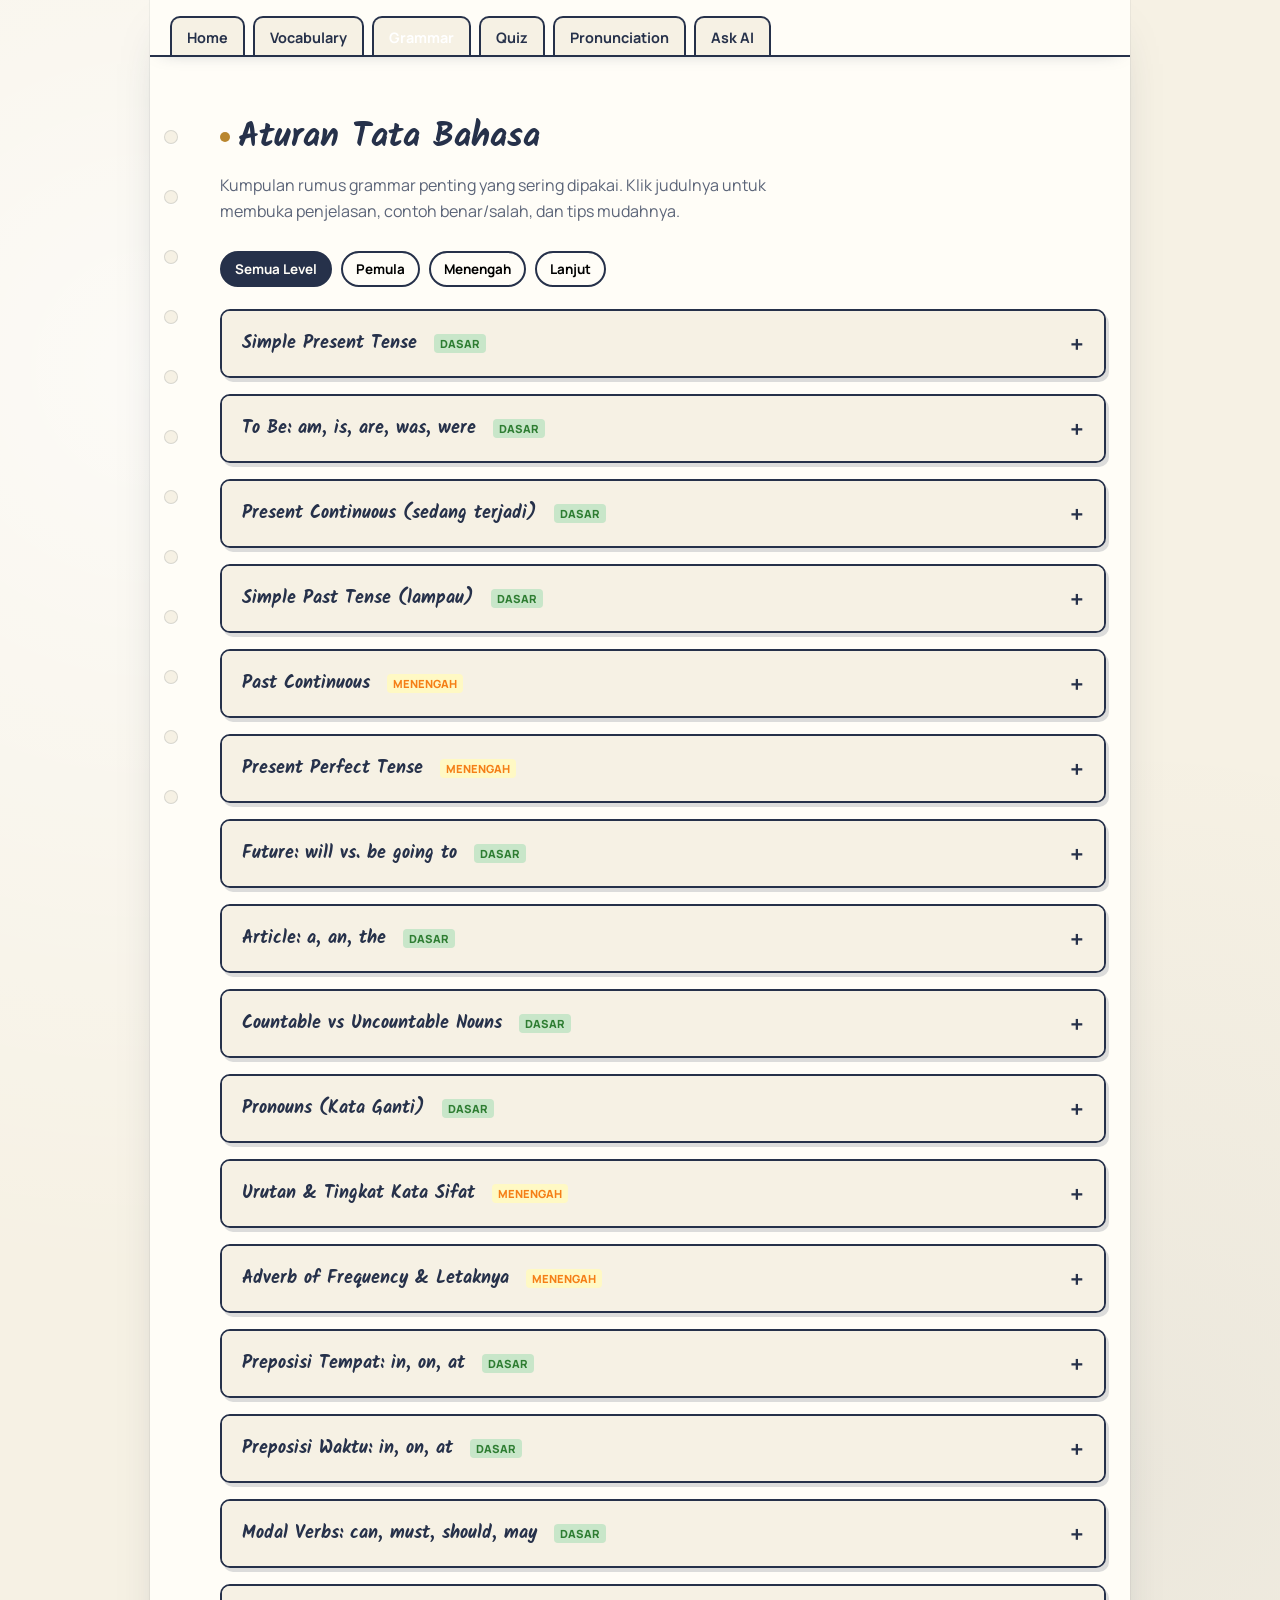
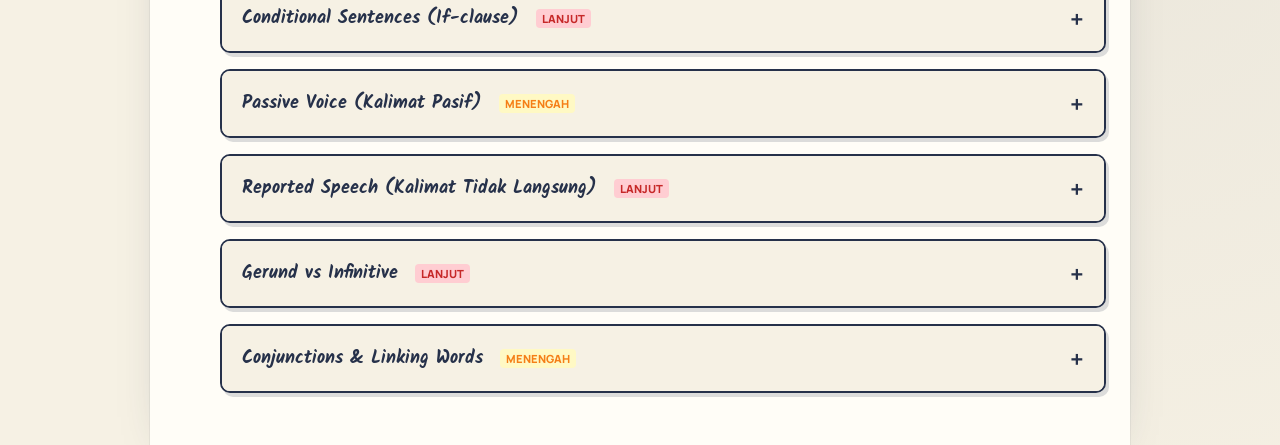
<file: tatabahasa.html>
﻿<!DOCTYPE html>
<html lang="id">
<head>
<meta charset="UTF-8">
<meta name="viewport" content="width=device-width, initial-scale=1.0">
<title>Tata Bahasa - Buku Catatan Bahasa Inggris</title>
<meta name="description" content="Buku catatan bahasa Inggris interaktif dengan fitur AI Tutor Suara, Pelafalan 3D, Kosakata, dan Kuis.">
<meta property="og:title" content="Buku Bahasa Inggris Interaktif">
<meta property="og:description" content="Belajar bahasa Inggris dengan asisten AI dan mascot 3D secara interaktif.">
<link rel="icon" href="data:image/svg+xml,<svg xmlns=%22http://www.w3.org/2000/svg%22 viewBox=%220 0 100 100%22><text y=%22.9em%22 font-size=%2290%22>🤖</text></svg>">
<link rel="preconnect" href="https://fonts.googleapis.com">
<link href="https://fonts.googleapis.com/css2?family=Kalam:wght@400;700&family=Manrope:wght@400;500;600;700;800&display=swap" rel="stylesheet">
<link rel="stylesheet" href="assets/style.css">
<style>
  .grammar-list{display:flex; flex-direction:column; gap:16px;}
  .g-item{
    background:var(--page); border:2px solid var(--ink); border-radius:10px;
    box-shadow:3px 4px 0 var(--shadow); overflow:hidden; transition:box-shadow .15s;
  }
  .g-head{
    padding:16px 20px; display:flex; justify-content:space-between; align-items:center;
    cursor:pointer; font-weight:700; font-size:1.15rem; font-family:'Kalam',cursive;
    background:var(--paper); user-select:none;
  }
  .g-head:hover{background:var(--highlight-soft);}
  .g-head .plus{font-family:'Manrope',sans-serif; font-size:1.5rem; transition:transform .3s;}
  .g-body{max-height:0; overflow:hidden; transition:max-height .3s ease;}
  .g-item.open .g-head .plus{transform:rotate(45deg);}
  .g-inner{padding:18px 20px; border-top:2px dashed var(--paper-line);}
  .rule-box{background:var(--highlight-soft); padding:12px; border-radius:6px; margin-bottom:14px; font-weight:500;}
  .formula{font-family:monospace; background:#fff; padding:6px; border:1px solid var(--ink); margin-top:8px; display:inline-block;}
  .ex-line{display:flex; gap:10px; margin-bottom:8px;}
  .ex-line.wrong{color:var(--wrong);}
  .ex-line.correct{color:var(--correct); font-weight:700;}
  .mark{width:20px; flex:0 0 auto; text-align:center;}
  .tip{margin-top:14px; padding-left:14px; border-left:4px solid var(--tab-grammar); font-size:0.9rem; font-style:italic;}
  .badge-level{
    font-size:0.7rem; padding:2px 6px; border-radius:4px; font-family:'Manrope',sans-serif; font-weight:800;
    text-transform:uppercase; margin-left:10px; vertical-align:middle;
  }
  .lvl-dasar{background:#C8E6C9; color:#2E7D32;}
  .lvl-menengah{background:#FFF9C4; color:#F57F17;}
  .lvl-lanjut{background:#FFCDD2; color:#C62828;}
</style>
<script src="assets/nav.js"></script>
</head>
<body>
<div class="notebook">
  <div class="holes">
    <span></span><span></span><span></span><span></span><span></span><span></span><span></span><span></span><span></span><span></span><span></span><span></span>
  </div>
  <app-nav active="tatabahasa"></app-nav>

  <main>
    <section>
      <div class="section-head">
        <h2><span class="eyebrow" style="background:var(--tab-grammar)"></span>Aturan Tata Bahasa</h2>
        <p>Kumpulan rumus grammar penting yang sering dipakai. Klik judulnya untuk membuka penjelasan, contoh benar/salah, dan tips mudahnya.</p>
      </div>
      
      <div class="chips" id="levelChips">
        <button class="chip active" data-lvl="all">Semua Level</button>
        <button class="chip" data-lvl="dasar">Pemula</button>
        <button class="chip" data-lvl="menengah">Menengah</button>
        <button class="chip" data-lvl="lanjut">Lanjut</button>
      </div>

      <div class="grammar-list" id="grammarList"></div>
    </section>
  </main>
</div>

<script src="assets/grammar-data.js"></script>
<script>
  let actLvl = 'all';
  const listEl = document.getElementById('grammarList');

  document.querySelectorAll('.chip').forEach(c => {
    c.addEventListener('click', () => {
      document.querySelectorAll('.chip').forEach(ch => ch.classList.remove('active'));
      c.classList.add('active');
      actLvl = c.getAttribute('data-lvl');
      render();
    });
  });

  function render() {
    listEl.innerHTML = '';
    const filtered = window.grammarData.filter(g => actLvl === 'all' || g.level === actLvl);
    
    filtered.forEach(g => {
      const item = document.createElement('div');
      item.className = 'g-item';
      
      let examplesHtml = g.examples.map(ex => `<div style="margin-left:30px; font-style:italic;">• ${ex}</div>`).join('');
      
      item.innerHTML = `
        <div class="g-head">
          <div>
            ${g.title}
            <span class="badge-level lvl-${g.level}">${g.level}</span>
          </div>
          <span class="plus">+</span>
        </div>
        <div class="g-body">
          <div class="g-inner">
            <div class="rule-box">
              ${g.rule}
              <div class="formula">${g.formula}</div>
            </div>
            
            <h4 style="font-size:0.95rem; margin:10px 0;">Contoh:</h4>
            ${examplesHtml}
            
            <h4 style="font-size:0.95rem; margin:16px 0 10px;">Perbandingan (Hati-hati salah!):</h4>
            <div class="ex-line wrong"><span class="mark">✕</span> <span><strike>${g.wrong}</strike></span></div>
            <div class="ex-line correct"><span class="mark">✓</span> <span>${g.correct}</span></div>
            
            <div class="tip">💡 <b>Trik:</b> ${g.tip}</div>
          </div>
        </div>
      `;
      
      const head = item.querySelector('.g-head');
      const body = item.querySelector('.g-body');
      head.addEventListener('click', () => {
        const isOpen = item.classList.contains('open');
        // close others
        listEl.querySelectorAll('.g-item').forEach(other => {
          other.classList.remove('open');
          other.querySelector('.g-body').style.maxHeight = null;
        });
        if(!isOpen) {
          item.classList.add('open');
          body.style.maxHeight = body.scrollHeight + "px";
        }
      });
      
      listEl.appendChild(item);
    });
  }

  render();
</script>
</body>
</html>
</file>
<file: assets/style.css>
﻿:root {
  --paper:#F6F1E4;
  --page:#FFFDF7;
  --paper-line:#E4D9BC;
  --ink:#26314A;
  --ink-soft:#5B6478;
  --highlight:#F5C84C;
  --highlight-soft:#FBEAB8;
  --correct:#3F7859;
  --correct-bg:#E3F0E7;
  --wrong:#C13B3B;
  --wrong-bg:#F8E4E1;
  --tab-home:#5B8266;
  --tab-vocab:#3E6E96;
  --tab-grammar:#B9862E;
  --tab-quiz:#7C5CA6;
  --tab-ai:#D35400;
  --shadow:rgba(38,49,74,0.16);
}

*{box-sizing:border-box;}
html{scroll-behavior:smooth;}
body{
  margin:0;
  background-color:var(--paper);
  background-image:
    radial-gradient(circle at 12% 18%, rgba(255,255,255,0.7), transparent 45%),
    radial-gradient(circle at 88% 72%, rgba(38,49,74,0.05), transparent 40%);
  color:var(--ink);
  font-family:'Manrope', sans-serif;
  -webkit-font-smoothing:antialiased;
}
h1,h2,h3,.hand{font-family:'Kalam', cursive; font-weight:700; margin:0;}
h4{margin:0 0 8px 0;}
p{line-height:1.65;}
a{color:inherit;}
button,textarea,input,select{font-family:inherit;}
ul{margin:0; padding-left:20px;}

.notebook{
  max-width:980px;
  margin:0 auto;
  background:var(--page);
  min-height:100vh;
  position:relative;
  box-shadow:0 0 0 1px rgba(38,49,74,0.06), 0 18px 50px -28px rgba(38,49,74,0.4);
  overflow:hidden;
}
.holes{
  position:absolute; left:14px; top:0; bottom:0; width:14px;
  display:flex; flex-direction:column; gap:46px; padding-top:130px; z-index:3;
  pointer-events:none;
}
.holes span{
  width:14px;height:14px;border-radius:50%;
  background:var(--paper);
  box-shadow:inset 0 0 0 1px rgba(38,49,74,0.14), 0 1px 0 rgba(255,255,255,0.8);
}

app-nav{display:block; position:sticky; top:0; z-index:20;}
nav{
  background:var(--page);
  border-bottom:2px solid var(--ink);
  padding:14px 20px 0 20px;
  display:flex; gap:8px; overflow-x:auto; scrollbar-width:none;
  box-shadow:0 6px 18px -14px rgba(38,49,74,0.5);
}
nav::-webkit-scrollbar{display:none;}
.tab{
  flex:0 0 auto; padding:10px 15px;
  border:2px solid var(--ink); border-bottom:none;
  border-radius:10px 10px 0 0; background:var(--paper);
  font-weight:700; font-size:0.9rem; text-decoration:none; color:var(--ink);
  position:relative; top:2px; white-space:nowrap;
  transition:transform .15s ease, background .15s ease;
}
.tab:hover{transform:translateY(-2px);}
.tab.active{color:#fff;}
.tab[data-tab="beranda"].active{background:var(--tab-home); border-color:var(--tab-home);}
.tab[data-tab="kosakata"].active{background:var(--tab-vocab); border-color:var(--tab-vocab);}
.tab[data-tab="tatabahasa"].active{background:var(--tab-grammar); border-color:var(--tab-grammar);}
.tab[data-tab="kuis"].active{background:var(--tab-quiz); border-color:var(--tab-quiz);}
.tab[data-tab="ai"].active{background:var(--tab-ai); border-color:var(--tab-ai);}

main{padding-left:20px; position:relative; z-index:2;}
section{padding:52px 24px 52px 6px; border-bottom:2px dashed var(--paper-line);}
section:last-child{border-bottom:none;}
.section-head{margin-bottom:26px;}
.section-head h2{font-size:clamp(1.6rem,4vw,2.15rem);}
.section-head p{color:var(--ink-soft); margin-top:8px; max-width:60ch;}
.eyebrow{
  display:inline-block; width:10px; height:10px; border-radius:50%;
  margin-right:8px; vertical-align:middle;
}

.btn{
  display:inline-block; padding:12px 22px; border-radius:8px;
  border:2px solid var(--ink); font-weight:800; cursor:pointer;
  text-decoration:none; transform:rotate(-1deg);
  box-shadow:3px 3px 0 var(--shadow);
  transition:transform .15s ease, box-shadow .15s ease;
  background:var(--page); color:var(--ink); font-size:0.95rem;
}
.btn:hover{transform:rotate(0deg) translateY(-2px); box-shadow:4px 5px 0 var(--shadow);}
.btn:active{transform:translateY(1px); box-shadow:2px 2px 0 var(--shadow);}
.btn-primary{background:var(--highlight); color:var(--ink);}
.btn-ai{background:var(--tab-ai); color:#fff;}
.btn-ghost{background:var(--page);}
.btn-sm{padding:8px 14px; font-size:0.84rem;}
.btn[disabled]{opacity:.55; cursor:not-allowed; transform:none;}

.chips{display:flex; gap:9px; flex-wrap:wrap; margin-bottom:22px;}
.chip{
  padding:7px 13px; border-radius:20px; border:2px solid var(--ink);
  background:var(--page); font-weight:700; font-size:0.84rem; cursor:pointer;
  transition:transform .12s ease;
}
.chip:hover{transform:translateY(-1px);}
.chip.active{background:var(--ink); color:var(--page);}

.feature-grid{display:grid; grid-template-columns:repeat(auto-fit,minmax(215px,1fr)); gap:18px;}
.feature-card{
  display:flex; flex-direction:column; text-decoration:none; background:var(--page);
  border:2px solid var(--ink); border-radius:10px; padding:20px;
  box-shadow:4px 5px 0 var(--shadow); position:relative;
  transition:transform .18s ease, box-shadow .18s ease; height:100%;
}
.feature-card:hover{transform:translate(-2px,-3px) rotate(-.6deg); box-shadow:7px 9px 0 var(--shadow);}
.feature-card .ico{font-size:1.9rem; line-height:1;}
.feature-card h3{font-size:1.45rem; margin:10px 0 6px;}
.feature-card p{color:var(--ink-soft); font-size:0.9rem; margin:0; flex-grow:1;}
.feature-card .go{margin-top:14px; font-weight:800; font-size:0.85rem; display:inline-block; align-self:flex-start;}
.fc-vocab{border-top:9px solid var(--tab-vocab);}
.fc-grammar{border-top:9px solid var(--tab-grammar);}
.fc-quiz{border-top:9px solid var(--tab-quiz);}
.fc-ai{border-top:9px solid var(--tab-ai);}

.stat-row{display:flex; gap:14px; flex-wrap:wrap; margin-top:34px;}
.stat{
  flex:1 1 130px; background:var(--page); border:2px dashed var(--ink);
  border-radius:10px; padding:14px 16px; text-align:center;
}
.stat b{display:block; font-family:'Kalam',cursive; font-size:1.7rem;}
.stat span{font-size:0.8rem; color:var(--ink-soft);}

.reveal{opacity:0; transform:translateY(16px); transition:opacity .5s ease, transform .5s ease;}
.reveal.in{opacity:1; transform:none;}

footer{
  text-align:center; padding:28px 20px 44px;
  color:var(--ink-soft); font-size:0.85rem; position:relative; z-index:2;
}

/* Media Queries for Desktop & Mobile */
@media (min-width:721px){
  main{padding-left:64px;}
}

@media (max-width:720px){
  .holes{display:none;}
  main{padding-left:14px; padding-right:14px;}
  section{padding:30px 0;}
  .feature-grid{grid-template-columns:1fr;}
  .stat-row{display:grid; grid-template-columns:1fr 1fr; gap:10px;}
  app-nav::after{
    content:''; position:absolute; right:0; top:0; bottom:0; width:30px;
    background:linear-gradient(to right, transparent, var(--page)); pointer-events:none;
  }
  .tab{padding:8px 12px; font-size:0.85rem;}
}
</file>
